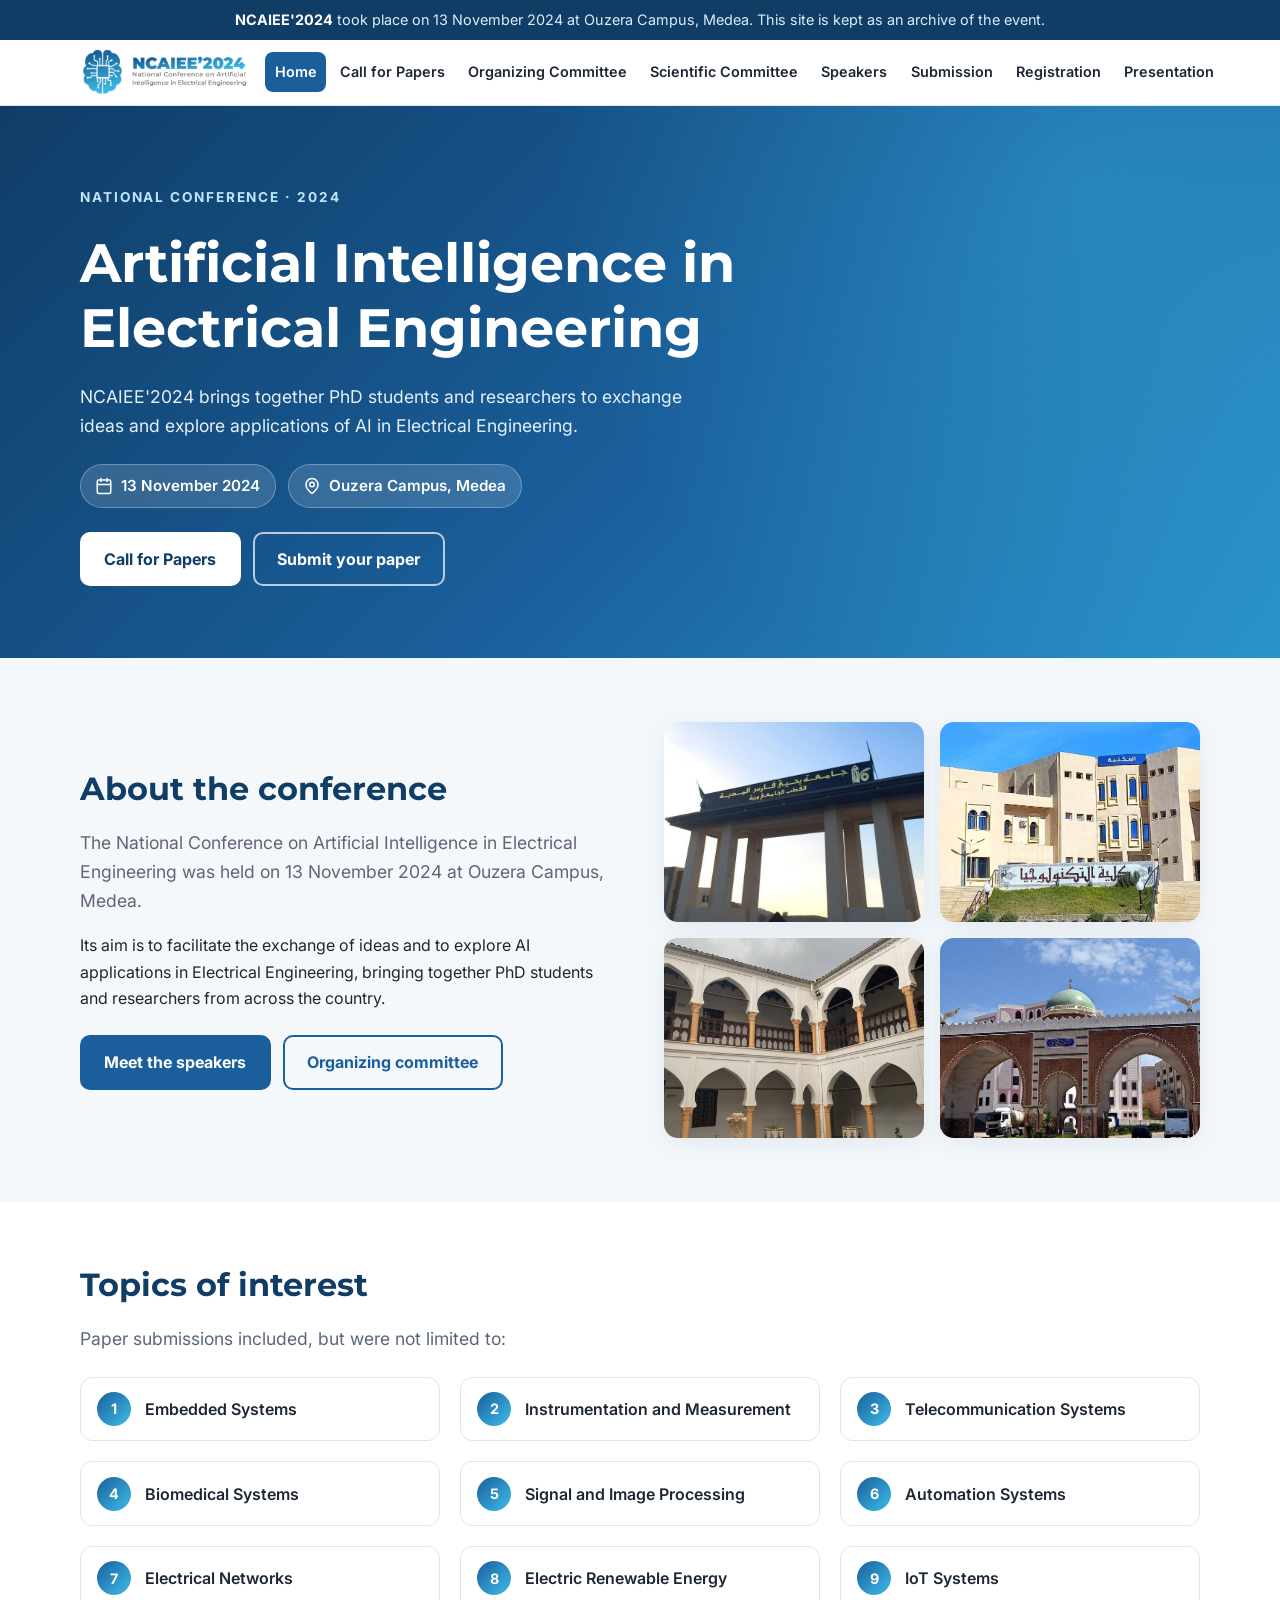
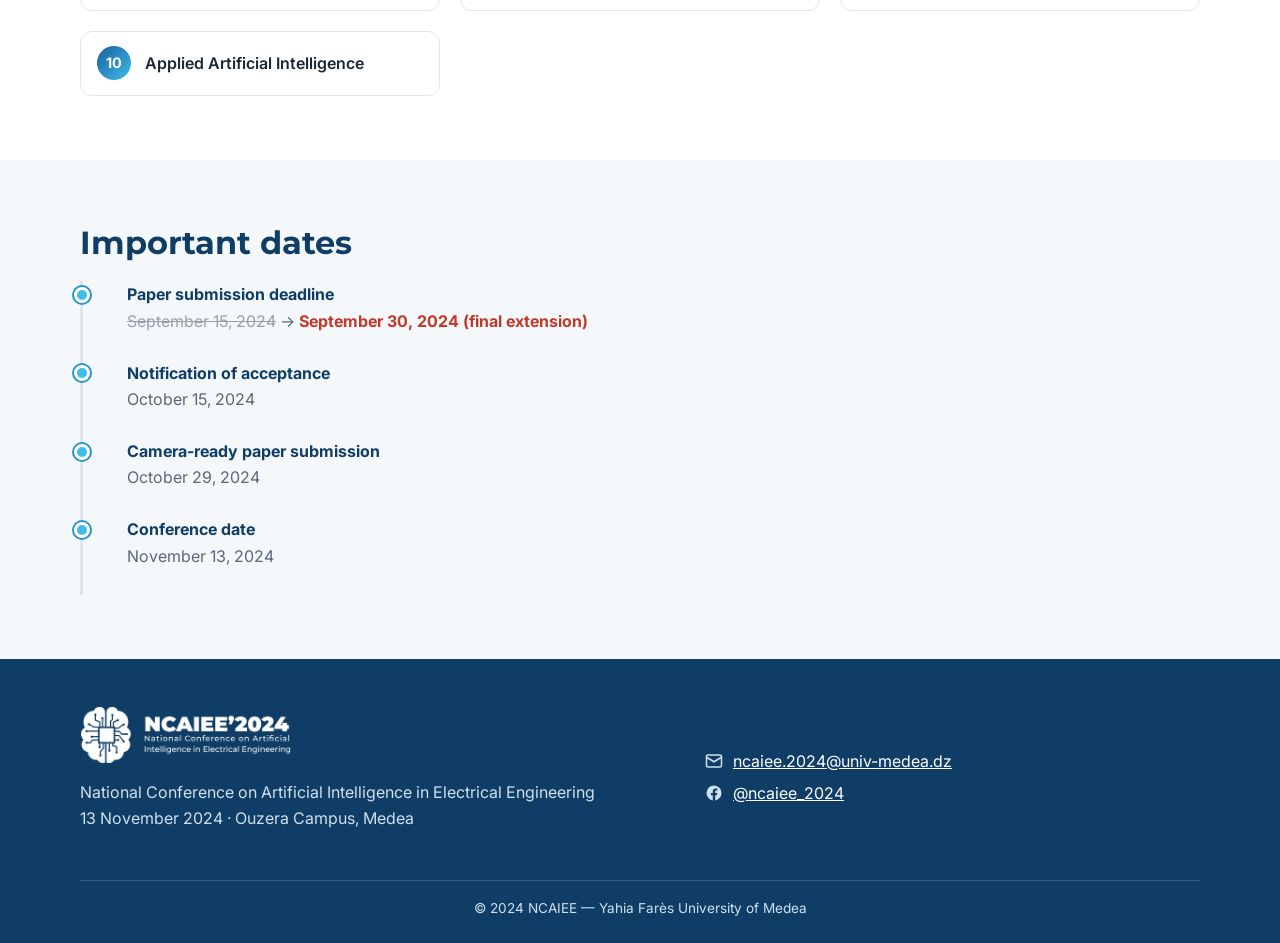
<file: index.html>
<!DOCTYPE html>
<html lang="en">
<head>
<meta charset="utf-8">
<meta name="viewport" content="width=device-width, initial-scale=1">
<title>Home | NCAIEE'2024</title>
<meta name="description" content="NCAIEE'2024 – National Conference on Artificial Intelligence in Electrical Engineering, 13 November 2024, Ouzera Campus, Medea.">
<meta property="og:title" content="Home | NCAIEE'2024">
<meta property="og:description" content="NCAIEE'2024 – National Conference on Artificial Intelligence in Electrical Engineering, 13 November 2024, Ouzera Campus, Medea.">
<meta property="og:image" content="images/logo.png">
<link rel="icon" type="image/png" href="images/favicon.png">
<link rel="preconnect" href="https://fonts.googleapis.com">
<link rel="preconnect" href="https://fonts.gstatic.com" crossorigin>
<link href="https://fonts.googleapis.com/css2?family=Inter:wght@400;600;700&family=Montserrat:wght@700;800&display=swap" rel="stylesheet">
<link rel="stylesheet" href="css/style.css">
<script src="js/main.js" defer></script>
</head>
<body>
<a class="skip" href="#main">Skip to content</a>
<!-- Remove this banner if the conference is still upcoming -->
<div class="notice"><strong>NCAIEE'2024</strong> took place on 13 November 2024 at Ouzera Campus, Medea. This site is kept as an archive of the event.</div>
<header class="site-header">
  <div class="container header-inner">
    <a class="brand" href="index.html" aria-label="NCAIEE'2024 home"><img src="images/logo.png" alt="NCAIEE'2024 – National Conference on Artificial Intelligence in Electrical Engineering"></a>
    <button class="nav-toggle" aria-label="Toggle menu" aria-expanded="false" aria-controls="site-nav"><span></span><span></span><span></span></button>
    <nav class="nav" id="site-nav" aria-label="Main"><ul><li><a href="index.html" aria-current="page">Home</a></li><li><a href="call-for-papers.html">Call for Papers</a></li><li><a href="organization.html">Organizing Committee</a></li><li><a href="scientific-committee.html">Scientific Committee</a></li><li><a href="speakers.html">Speakers</a></li><li><a href="submission.html">Submission</a></li><li><a href="registration.html">Registration</a></li><li><a href="presentation.html">Presentation</a></li></ul></nav>
  </div>
</header>
<main id="main">

<section class="hero"><div class="container">
  <div class="eyebrow">National Conference · 2024</div>
  <h1>Artificial Intelligence in Electrical Engineering</h1>
  <p>NCAIEE'2024 brings together PhD students and researchers to exchange ideas and explore applications of AI in Electrical Engineering.</p>
  <div class="chips">
    <span class="chip"><svg viewBox="0 0 24 24" fill="none" stroke="currentColor" stroke-width="2" stroke-linecap="round" stroke-linejoin="round"><rect x="3" y="4" width="18" height="18" rx="2"/><path d="M16 2v4M8 2v4M3 10h18"/></svg>13 November 2024</span>
    <span class="chip"><svg viewBox="0 0 24 24" fill="none" stroke="currentColor" stroke-width="2" stroke-linecap="round" stroke-linejoin="round"><path d="M20 10c0 6-8 12-8 12S4 16 4 10a8 8 0 0116 0z"/><circle cx="12" cy="10" r="3"/></svg>Ouzera Campus, Medea</span>
  </div>
  <div class="btns">
    <a class="btn btn-primary" href="call-for-papers.html">Call for Papers</a>
    <a class="btn btn-ghost" href="submission.html">Submit your paper</a>
  </div>
</div></section>

<section class="section"><div class="container">
  <div class="split">
    <div>
      <h2>About the conference</h2>
      <p class="lead">The National Conference on Artificial Intelligence in Electrical Engineering was held on 13 November 2024 at Ouzera Campus, Medea.</p>
      <p>Its aim is to facilitate the exchange of ideas and to explore AI applications in Electrical Engineering, bringing together PhD students and researchers from across the country.</p>
      <div class="btns"><a class="btn btn-solid" href="speakers.html">Meet the speakers</a><a class="btn btn-outline" href="organization.html">Organizing committee</a></div>
    </div>
    <div class="gallery" style="margin:0;grid-template-columns:1fr 1fr">
      <img src="images/campus-gate.jpg" alt="Entrance gate of Yahia Farès University, Ouzera campus" loading="lazy">
      <img src="images/campus-faculty.jpg" alt="Faculty of Technology building" loading="lazy">
      <img src="images/campus-courtyard.jpg" alt="Courtyard with arches" loading="lazy">
      <img src="images/campus-entrance.jpg" alt="Main entrance arch of Medea" loading="lazy">
    </div>
  </div>
</div></section>

<section class="section alt"><div class="container">
  <h2>Topics of interest</h2>
  <p class="lead">Paper submissions included, but were not limited to:</p>
  <div class="grid cols-2" style="margin-top:1.5rem"><div class="topic"><b>1</b>Embedded Systems</div><div class="topic"><b>2</b>Instrumentation and Measurement</div><div class="topic"><b>3</b>Telecommunication Systems</div><div class="topic"><b>4</b>Biomedical Systems</div><div class="topic"><b>5</b>Signal and Image Processing</div><div class="topic"><b>6</b>Automation Systems</div><div class="topic"><b>7</b>Electrical Networks</div><div class="topic"><b>8</b>Electric Renewable Energy</div><div class="topic"><b>9</b>IoT Systems</div><div class="topic"><b>10</b>Applied Artificial Intelligence</div></div>
</div></section>

<section class="section"><div class="container">
  <h2>Important dates</h2>
  <ul class="timeline">
    <li><div class="label">Paper submission deadline</div><div class="date"><s>September 15, 2024</s> &rarr; <span class="extended">September 30, 2024 (final extension)</span></div></li>
    <li><div class="label">Notification of acceptance</div><div class="date">October 15, 2024</div></li>
    <li><div class="label">Camera-ready paper submission</div><div class="date">October 29, 2024</div></li>
    <li><div class="label">Conference date</div><div class="date">November 13, 2024</div></li>
  </ul>
</div></section>

</main>
<footer class="site-footer">
  <div class="container">
    <div class="footer-grid">
      <div><img src="images/logo-white.png" alt="NCAIEE'2024"><p>National Conference on Artificial Intelligence in Electrical Engineering<br>13 November 2024 · Ouzera Campus, Medea</p></div>
      <ul>
        <li><svg viewBox="0 0 24 24" fill="none" stroke="currentColor" stroke-width="2" stroke-linecap="round" stroke-linejoin="round"><rect x="2" y="4" width="20" height="16" rx="2"/><path d="M22 7l-10 6L2 7"/></svg><a href="mailto:ncaiee.2024@univ-medea.dz">ncaiee.2024@univ-medea.dz</a></li>
        <li><svg viewBox="0 0 24 24" fill="currentColor"><path d="M22 12a10 10 0 10-11.6 9.9v-7H7.9V12h2.5V9.8c0-2.5 1.5-3.9 3.8-3.9 1.1 0 2.2.2 2.2.2v2.5h-1.3c-1.2 0-1.6.8-1.6 1.6V12h2.8l-.4 2.9h-2.3v7A10 10 0 0022 12z"/></svg><a href="https://www.facebook.com/profile.php?id=61564356677411" target="_blank" rel="noopener">@ncaiee_2024</a></li>
      </ul>
    </div>
    <div class="copy">&copy; 2024 NCAIEE — Yahia Farès University of Medea</div>
  </div>
</footer>
<a href="#" id="back-to-top" aria-label="Back to top"><svg viewBox="0 0 24 24" fill="none" stroke="currentColor" stroke-width="2.5" stroke-linecap="round" stroke-linejoin="round"><path d="M12 19V5M5 12l7-7 7 7"/></svg></a>
</body>
</html>
</file>
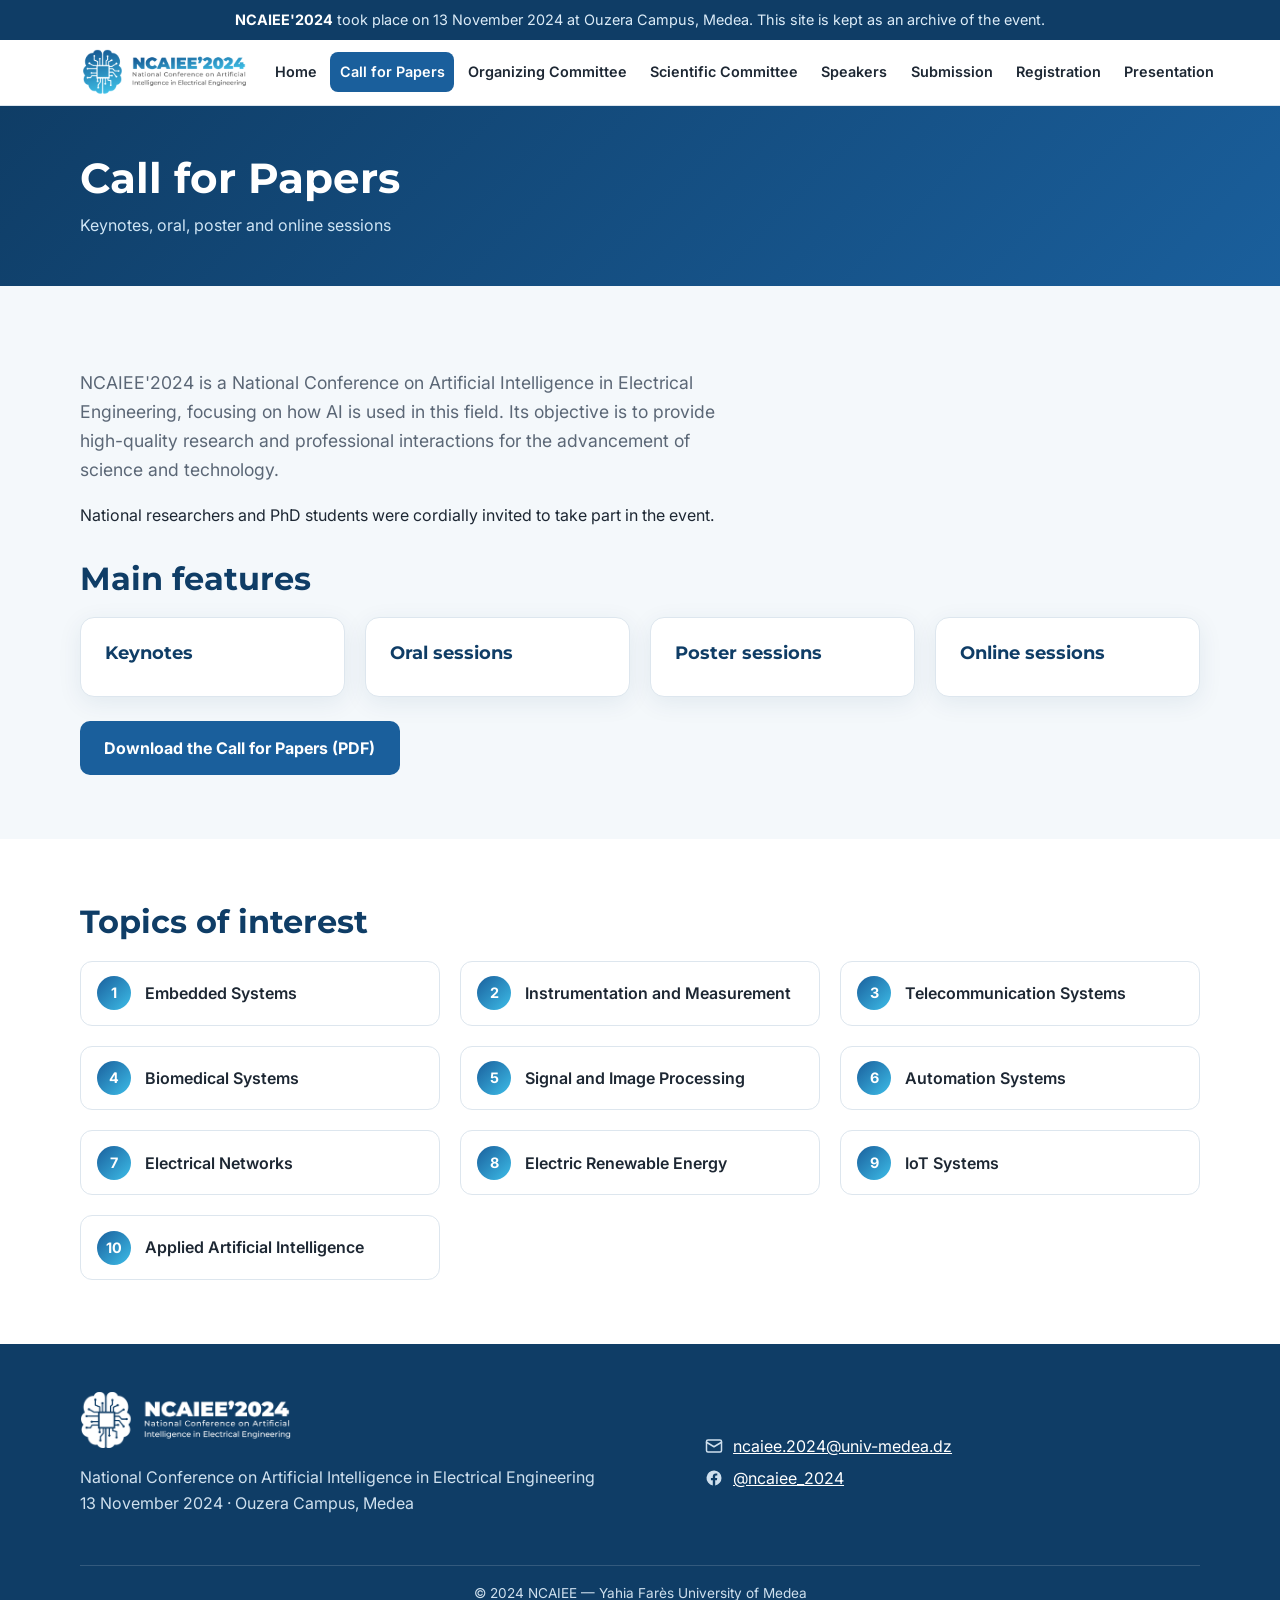
<file: call-for-papers.html>
<!DOCTYPE html>
<html lang="en">
<head>
<meta charset="utf-8">
<meta name="viewport" content="width=device-width, initial-scale=1">
<title>Call for Papers | NCAIEE'2024</title>
<meta name="description" content="Call for papers for NCAIEE'2024: topics, features and downloadable PDF.">
<meta property="og:title" content="Call for Papers | NCAIEE'2024">
<meta property="og:description" content="Call for papers for NCAIEE'2024: topics, features and downloadable PDF.">
<meta property="og:image" content="images/logo.png">
<link rel="icon" type="image/png" href="images/favicon.png">
<link rel="preconnect" href="https://fonts.googleapis.com">
<link rel="preconnect" href="https://fonts.gstatic.com" crossorigin>
<link href="https://fonts.googleapis.com/css2?family=Inter:wght@400;600;700&family=Montserrat:wght@700;800&display=swap" rel="stylesheet">
<link rel="stylesheet" href="css/style.css">
<script src="js/main.js" defer></script>
</head>
<body>
<a class="skip" href="#main">Skip to content</a>
<!-- Remove this banner if the conference is still upcoming -->
<div class="notice"><strong>NCAIEE'2024</strong> took place on 13 November 2024 at Ouzera Campus, Medea. This site is kept as an archive of the event.</div>
<header class="site-header">
  <div class="container header-inner">
    <a class="brand" href="index.html" aria-label="NCAIEE'2024 home"><img src="images/logo.png" alt="NCAIEE'2024 – National Conference on Artificial Intelligence in Electrical Engineering"></a>
    <button class="nav-toggle" aria-label="Toggle menu" aria-expanded="false" aria-controls="site-nav"><span></span><span></span><span></span></button>
    <nav class="nav" id="site-nav" aria-label="Main"><ul><li><a href="index.html">Home</a></li><li><a href="call-for-papers.html" aria-current="page">Call for Papers</a></li><li><a href="organization.html">Organizing Committee</a></li><li><a href="scientific-committee.html">Scientific Committee</a></li><li><a href="speakers.html">Speakers</a></li><li><a href="submission.html">Submission</a></li><li><a href="registration.html">Registration</a></li><li><a href="presentation.html">Presentation</a></li></ul></nav>
  </div>
</header>
<main id="main">
<section class="page-head"><div class="container"><h1>Call for Papers</h1><p>Keynotes, oral, poster and online sessions</p></div></section>
<section class="section"><div class="container">
  <p class="lead">NCAIEE'2024 is a National Conference on Artificial Intelligence in Electrical Engineering, focusing on how AI is used in this field. Its objective is to provide high-quality research and professional interactions for the advancement of science and technology.</p>
  <p>National researchers and PhD students were cordially invited to take part in the event.</p>
  <h2 style="margin-top:2rem">Main features</h2>
  <div class="grid cols-3"><div class="card"><h3>Keynotes</h3></div><div class="card"><h3>Oral sessions</h3></div><div class="card"><h3>Poster sessions</h3></div><div class="card"><h3>Online sessions</h3></div></div>
  <div class="btns"><a class="btn btn-solid" href="downloads/Call_For_Papers.pdf" download>Download the Call for Papers (PDF)</a></div>
</div></section>
<section class="section alt"><div class="container">
  <h2>Topics of interest</h2>
  <div class="grid cols-2" style="margin-top:1rem"><div class="topic"><b>1</b>Embedded Systems</div><div class="topic"><b>2</b>Instrumentation and Measurement</div><div class="topic"><b>3</b>Telecommunication Systems</div><div class="topic"><b>4</b>Biomedical Systems</div><div class="topic"><b>5</b>Signal and Image Processing</div><div class="topic"><b>6</b>Automation Systems</div><div class="topic"><b>7</b>Electrical Networks</div><div class="topic"><b>8</b>Electric Renewable Energy</div><div class="topic"><b>9</b>IoT Systems</div><div class="topic"><b>10</b>Applied Artificial Intelligence</div></div>
</div></section>

</main>
<footer class="site-footer">
  <div class="container">
    <div class="footer-grid">
      <div><img src="images/logo-white.png" alt="NCAIEE'2024"><p>National Conference on Artificial Intelligence in Electrical Engineering<br>13 November 2024 · Ouzera Campus, Medea</p></div>
      <ul>
        <li><svg viewBox="0 0 24 24" fill="none" stroke="currentColor" stroke-width="2" stroke-linecap="round" stroke-linejoin="round"><rect x="2" y="4" width="20" height="16" rx="2"/><path d="M22 7l-10 6L2 7"/></svg><a href="mailto:ncaiee.2024@univ-medea.dz">ncaiee.2024@univ-medea.dz</a></li>
        <li><svg viewBox="0 0 24 24" fill="currentColor"><path d="M22 12a10 10 0 10-11.6 9.9v-7H7.9V12h2.5V9.8c0-2.5 1.5-3.9 3.8-3.9 1.1 0 2.2.2 2.2.2v2.5h-1.3c-1.2 0-1.6.8-1.6 1.6V12h2.8l-.4 2.9h-2.3v7A10 10 0 0022 12z"/></svg><a href="https://www.facebook.com/profile.php?id=61564356677411" target="_blank" rel="noopener">@ncaiee_2024</a></li>
      </ul>
    </div>
    <div class="copy">&copy; 2024 NCAIEE — Yahia Farès University of Medea</div>
  </div>
</footer>
<a href="#" id="back-to-top" aria-label="Back to top"><svg viewBox="0 0 24 24" fill="none" stroke="currentColor" stroke-width="2.5" stroke-linecap="round" stroke-linejoin="round"><path d="M12 19V5M5 12l7-7 7 7"/></svg></a>
</body>
</html>
</file>
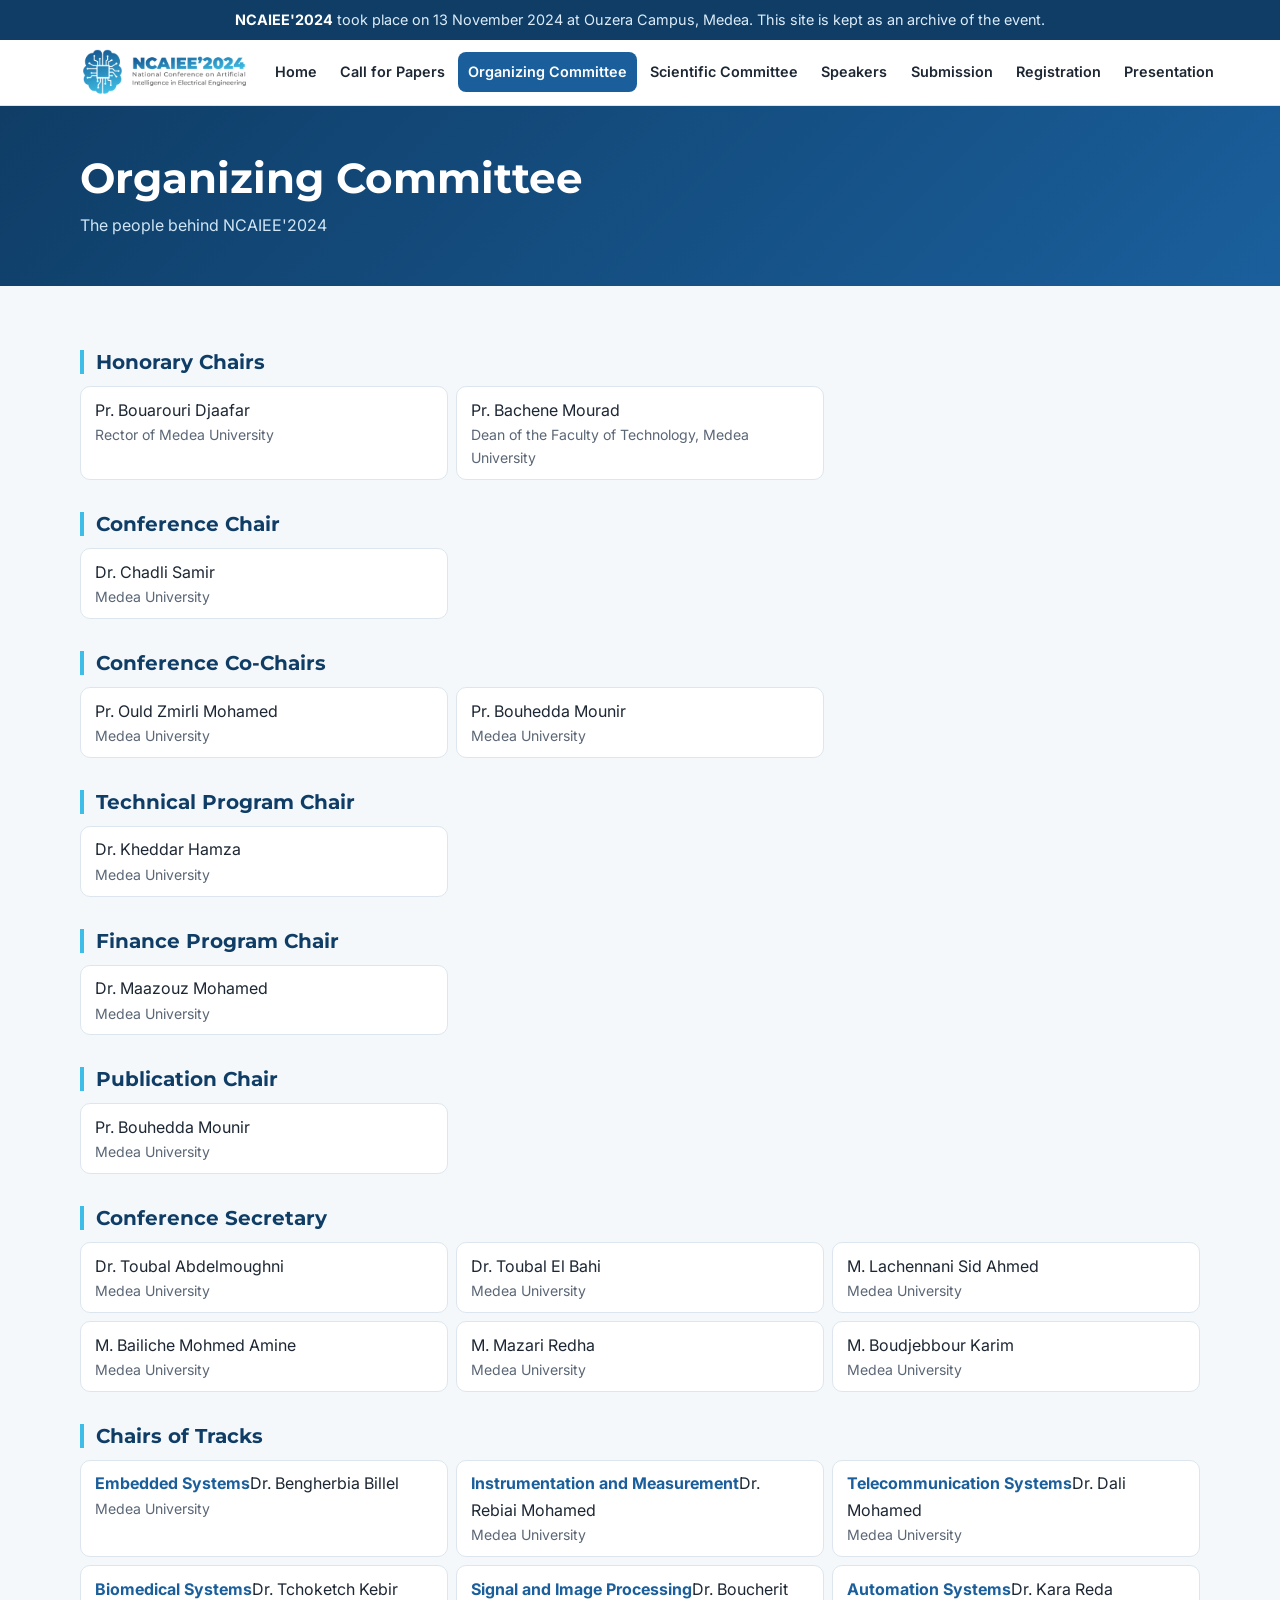
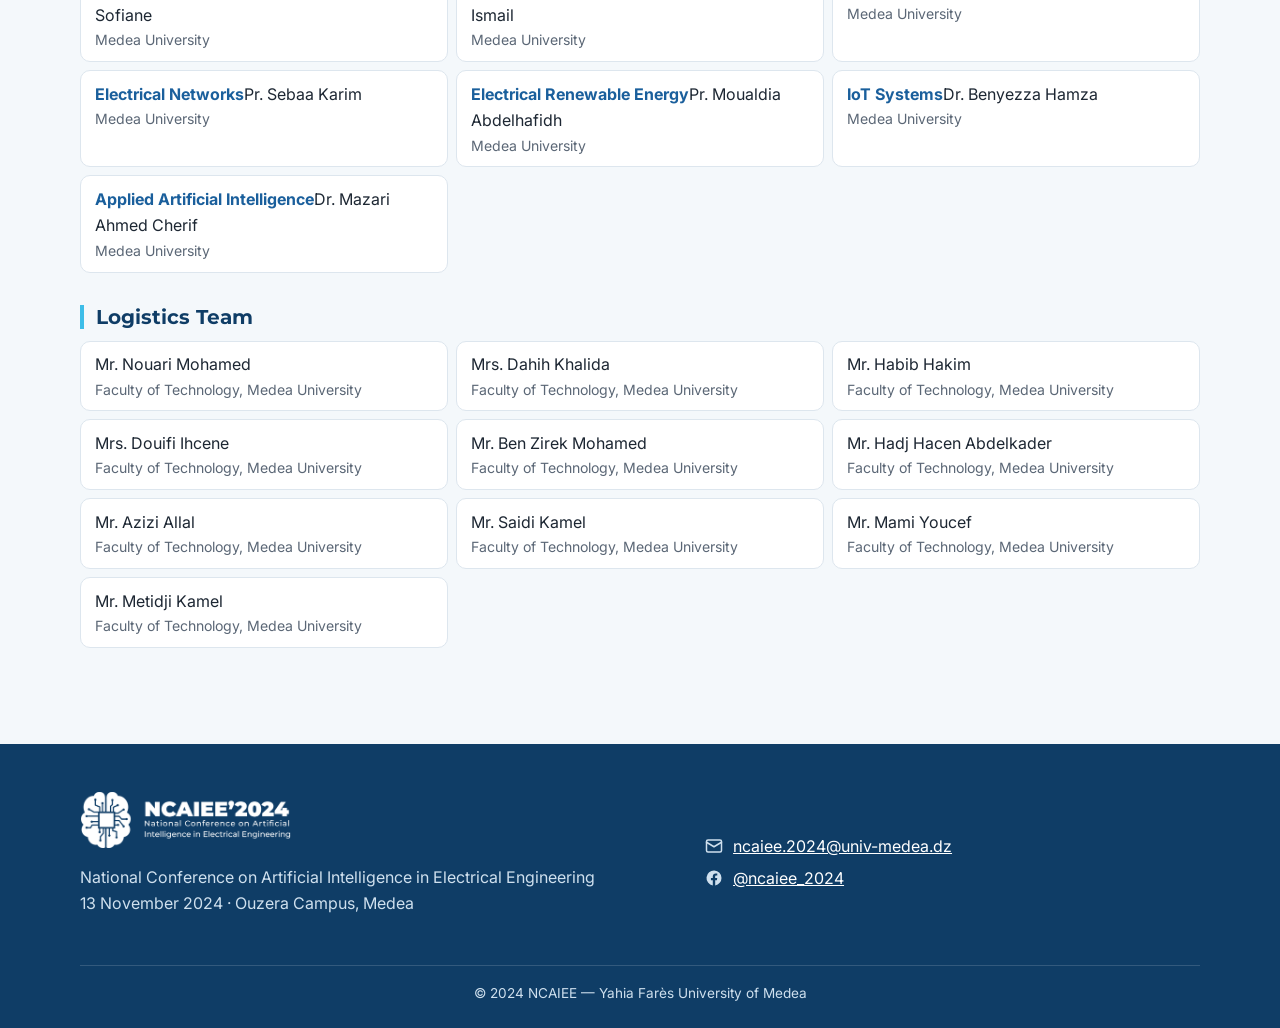
<file: organization.html>
<!DOCTYPE html>
<html lang="en">
<head>
<meta charset="utf-8">
<meta name="viewport" content="width=device-width, initial-scale=1">
<title>Organizing Committee | NCAIEE'2024</title>
<meta name="description" content="Organizing committee of NCAIEE'2024: chairs, track chairs, secretaries and logistics team.">
<meta property="og:title" content="Organizing Committee | NCAIEE'2024">
<meta property="og:description" content="Organizing committee of NCAIEE'2024: chairs, track chairs, secretaries and logistics team.">
<meta property="og:image" content="images/logo.png">
<link rel="icon" type="image/png" href="images/favicon.png">
<link rel="preconnect" href="https://fonts.googleapis.com">
<link rel="preconnect" href="https://fonts.gstatic.com" crossorigin>
<link href="https://fonts.googleapis.com/css2?family=Inter:wght@400;600;700&family=Montserrat:wght@700;800&display=swap" rel="stylesheet">
<link rel="stylesheet" href="css/style.css">
<script src="js/main.js" defer></script>
</head>
<body>
<a class="skip" href="#main">Skip to content</a>
<!-- Remove this banner if the conference is still upcoming -->
<div class="notice"><strong>NCAIEE'2024</strong> took place on 13 November 2024 at Ouzera Campus, Medea. This site is kept as an archive of the event.</div>
<header class="site-header">
  <div class="container header-inner">
    <a class="brand" href="index.html" aria-label="NCAIEE'2024 home"><img src="images/logo.png" alt="NCAIEE'2024 – National Conference on Artificial Intelligence in Electrical Engineering"></a>
    <button class="nav-toggle" aria-label="Toggle menu" aria-expanded="false" aria-controls="site-nav"><span></span><span></span><span></span></button>
    <nav class="nav" id="site-nav" aria-label="Main"><ul><li><a href="index.html">Home</a></li><li><a href="call-for-papers.html">Call for Papers</a></li><li><a href="organization.html" aria-current="page">Organizing Committee</a></li><li><a href="scientific-committee.html">Scientific Committee</a></li><li><a href="speakers.html">Speakers</a></li><li><a href="submission.html">Submission</a></li><li><a href="registration.html">Registration</a></li><li><a href="presentation.html">Presentation</a></li></ul></nav>
  </div>
</header>
<main id="main">
<section class="page-head"><div class="container"><h1>Organizing Committee</h1><p>The people behind NCAIEE'2024</p></div></section><section class="section"><div class="container"><div class="role"><h2>Honorary Chairs</h2><ul class="people"><li>Pr. Bouarouri Djaafar<span class="aff">Rector of Medea University</span></li><li>Pr. Bachene Mourad<span class="aff">Dean of the Faculty of Technology, Medea University</span></li></ul></div><div class="role"><h2>Conference Chair</h2><ul class="people"><li>Dr. Chadli Samir<span class="aff">Medea University</span></li></ul></div><div class="role"><h2>Conference Co-Chairs</h2><ul class="people"><li>Pr. Ould Zmirli Mohamed<span class="aff">Medea University</span></li><li>Pr. Bouhedda Mounir<span class="aff">Medea University</span></li></ul></div><div class="role"><h2>Technical Program Chair</h2><ul class="people"><li>Dr. Kheddar Hamza<span class="aff">Medea University</span></li></ul></div><div class="role"><h2>Finance Program Chair</h2><ul class="people"><li>Dr. Maazouz Mohamed<span class="aff">Medea University</span></li></ul></div><div class="role"><h2>Publication Chair</h2><ul class="people"><li>Pr. Bouhedda Mounir<span class="aff">Medea University</span></li></ul></div><div class="role"><h2>Conference Secretary</h2><ul class="people"><li>Dr. Toubal Abdelmoughni<span class="aff">Medea University</span></li><li>Dr. Toubal El Bahi<span class="aff">Medea University</span></li><li>M. Lachennani Sid Ahmed<span class="aff">Medea University</span></li><li>M. Bailiche Mohmed Amine<span class="aff">Medea University</span></li><li>M. Mazari Redha<span class="aff">Medea University</span></li><li>M. Boudjebbour Karim<span class="aff">Medea University</span></li></ul></div><div class="role"><h2>Chairs of Tracks</h2><ul class="people"><li><span class="track-name">Embedded Systems</span>Dr. Bengherbia Billel<span class="aff">Medea University</span></li><li><span class="track-name">Instrumentation and Measurement</span>Dr. Rebiai Mohamed<span class="aff">Medea University</span></li><li><span class="track-name">Telecommunication Systems</span>Dr. Dali Mohamed<span class="aff">Medea University</span></li><li><span class="track-name">Biomedical Systems</span>Dr. Tchoketch Kebir Sofiane<span class="aff">Medea University</span></li><li><span class="track-name">Signal and Image Processing</span>Dr. Boucherit Ismail<span class="aff">Medea University</span></li><li><span class="track-name">Automation Systems</span>Dr. Kara Reda<span class="aff">Medea University</span></li><li><span class="track-name">Electrical Networks</span>Pr. Sebaa Karim<span class="aff">Medea University</span></li><li><span class="track-name">Electrical Renewable Energy</span>Pr. Moualdia Abdelhafidh<span class="aff">Medea University</span></li><li><span class="track-name">IoT Systems</span>Dr. Benyezza Hamza<span class="aff">Medea University</span></li><li><span class="track-name">Applied Artificial Intelligence</span>Dr. Mazari Ahmed Cherif<span class="aff">Medea University</span></li></ul></div><div class="role"><h2>Logistics Team</h2><ul class="people"><li>Mr. Nouari Mohamed<span class="aff">Faculty of Technology, Medea University</span></li><li>Mrs. Dahih Khalida<span class="aff">Faculty of Technology, Medea University</span></li><li>Mr. Habib Hakim<span class="aff">Faculty of Technology, Medea University</span></li><li>Mrs. Douifi Ihcene<span class="aff">Faculty of Technology, Medea University</span></li><li>Mr. Ben Zirek Mohamed<span class="aff">Faculty of Technology, Medea University</span></li><li>Mr. Hadj Hacen Abdelkader<span class="aff">Faculty of Technology, Medea University</span></li><li>Mr. Azizi Allal<span class="aff">Faculty of Technology, Medea University</span></li><li>Mr. Saidi Kamel<span class="aff">Faculty of Technology, Medea University</span></li><li>Mr. Mami Youcef<span class="aff">Faculty of Technology, Medea University</span></li><li>Mr. Metidji Kamel<span class="aff">Faculty of Technology, Medea University</span></li></ul></div></div></section>
</main>
<footer class="site-footer">
  <div class="container">
    <div class="footer-grid">
      <div><img src="images/logo-white.png" alt="NCAIEE'2024"><p>National Conference on Artificial Intelligence in Electrical Engineering<br>13 November 2024 · Ouzera Campus, Medea</p></div>
      <ul>
        <li><svg viewBox="0 0 24 24" fill="none" stroke="currentColor" stroke-width="2" stroke-linecap="round" stroke-linejoin="round"><rect x="2" y="4" width="20" height="16" rx="2"/><path d="M22 7l-10 6L2 7"/></svg><a href="mailto:ncaiee.2024@univ-medea.dz">ncaiee.2024@univ-medea.dz</a></li>
        <li><svg viewBox="0 0 24 24" fill="currentColor"><path d="M22 12a10 10 0 10-11.6 9.9v-7H7.9V12h2.5V9.8c0-2.5 1.5-3.9 3.8-3.9 1.1 0 2.2.2 2.2.2v2.5h-1.3c-1.2 0-1.6.8-1.6 1.6V12h2.8l-.4 2.9h-2.3v7A10 10 0 0022 12z"/></svg><a href="https://www.facebook.com/profile.php?id=61564356677411" target="_blank" rel="noopener">@ncaiee_2024</a></li>
      </ul>
    </div>
    <div class="copy">&copy; 2024 NCAIEE — Yahia Farès University of Medea</div>
  </div>
</footer>
<a href="#" id="back-to-top" aria-label="Back to top"><svg viewBox="0 0 24 24" fill="none" stroke="currentColor" stroke-width="2.5" stroke-linecap="round" stroke-linejoin="round"><path d="M12 19V5M5 12l7-7 7 7"/></svg></a>
</body>
</html>
</file>
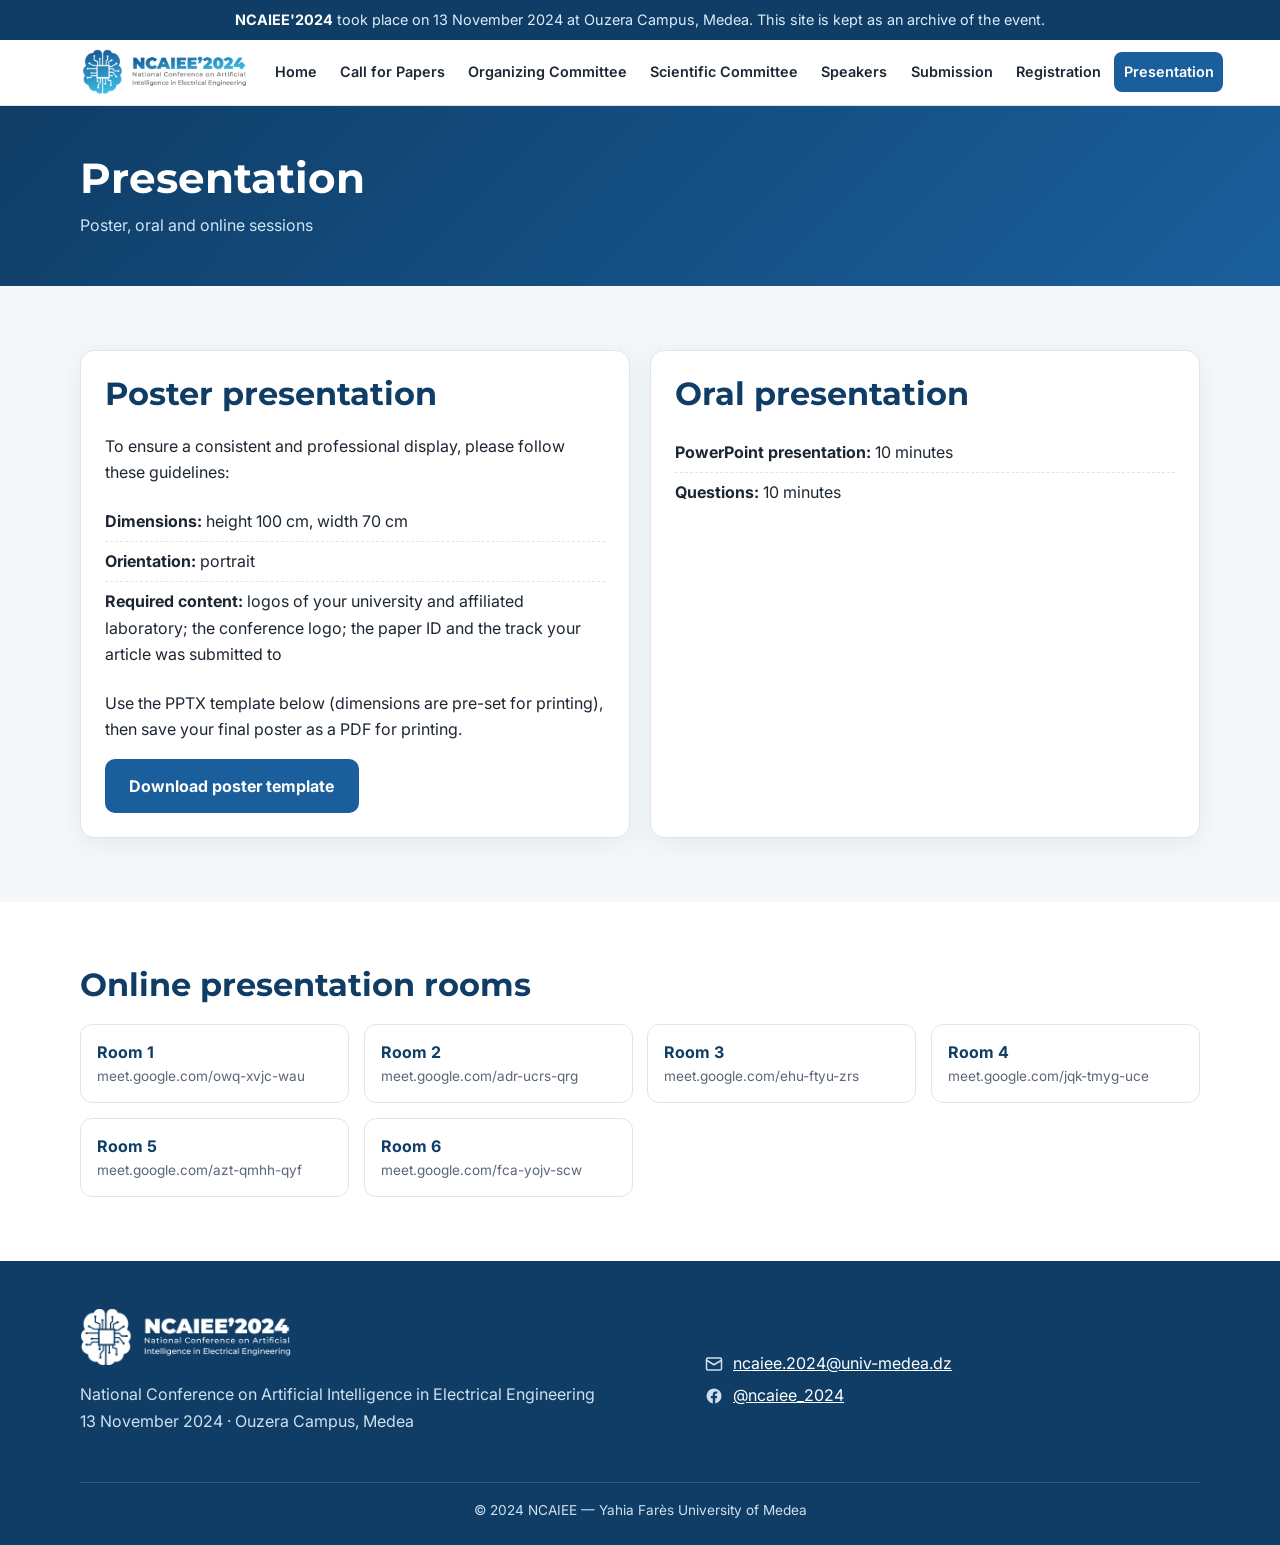
<file: presentation.html>
<!DOCTYPE html>
<html lang="en">
<head>
<meta charset="utf-8">
<meta name="viewport" content="width=device-width, initial-scale=1">
<title>Presentation | NCAIEE'2024</title>
<meta name="description" content="Poster, oral and online presentation guidelines for NCAIEE'2024.">
<meta property="og:title" content="Presentation | NCAIEE'2024">
<meta property="og:description" content="Poster, oral and online presentation guidelines for NCAIEE'2024.">
<meta property="og:image" content="images/logo.png">
<link rel="icon" type="image/png" href="images/favicon.png">
<link rel="preconnect" href="https://fonts.googleapis.com">
<link rel="preconnect" href="https://fonts.gstatic.com" crossorigin>
<link href="https://fonts.googleapis.com/css2?family=Inter:wght@400;600;700&family=Montserrat:wght@700;800&display=swap" rel="stylesheet">
<link rel="stylesheet" href="css/style.css">
<script src="js/main.js" defer></script>
</head>
<body>
<a class="skip" href="#main">Skip to content</a>
<!-- Remove this banner if the conference is still upcoming -->
<div class="notice"><strong>NCAIEE'2024</strong> took place on 13 November 2024 at Ouzera Campus, Medea. This site is kept as an archive of the event.</div>
<header class="site-header">
  <div class="container header-inner">
    <a class="brand" href="index.html" aria-label="NCAIEE'2024 home"><img src="images/logo.png" alt="NCAIEE'2024 – National Conference on Artificial Intelligence in Electrical Engineering"></a>
    <button class="nav-toggle" aria-label="Toggle menu" aria-expanded="false" aria-controls="site-nav"><span></span><span></span><span></span></button>
    <nav class="nav" id="site-nav" aria-label="Main"><ul><li><a href="index.html">Home</a></li><li><a href="call-for-papers.html">Call for Papers</a></li><li><a href="organization.html">Organizing Committee</a></li><li><a href="scientific-committee.html">Scientific Committee</a></li><li><a href="speakers.html">Speakers</a></li><li><a href="submission.html">Submission</a></li><li><a href="registration.html">Registration</a></li><li><a href="presentation.html" aria-current="page">Presentation</a></li></ul></nav>
  </div>
</header>
<main id="main">
<section class="page-head"><div class="container"><h1>Presentation</h1><p>Poster, oral and online sessions</p></div></section>
<section class="section"><div class="container">
  <div class="grid cols-2">
    <div class="card"><h2>Poster presentation</h2>
      <p>To ensure a consistent and professional display, please follow these guidelines:</p>
      <ul class="kv">
        <li><strong>Dimensions:</strong> height 100 cm, width 70 cm</li>
        <li><strong>Orientation:</strong> portrait</li>
        <li><strong>Required content:</strong> logos of your university and affiliated laboratory; the conference logo; the paper ID and the track your article was submitted to</li>
      </ul>
      <p>Use the PPTX template below (dimensions are pre-set for printing), then save your final poster as a PDF for printing.</p>
      <a class="btn btn-solid" href="downloads/Template_Poster_NCAIEE2024.pptx" download>Download poster template</a>
    </div>
    <div class="card"><h2>Oral presentation</h2>
      <ul class="kv"><li><strong>PowerPoint presentation:</strong> 10 minutes</li><li><strong>Questions:</strong> 10 minutes</li></ul>
    </div>
  </div>
</div></section>
<section class="section alt"><div class="container">
  <h2>Online presentation rooms</h2>
  <div class="rooms"><a class="room" href="https://meet.google.com/owq-xvjc-wau" target="_blank" rel="noopener"><strong>Room 1</strong><span>meet.google.com/owq-xvjc-wau</span></a><a class="room" href="https://meet.google.com/adr-ucrs-qrg" target="_blank" rel="noopener"><strong>Room 2</strong><span>meet.google.com/adr-ucrs-qrg</span></a><a class="room" href="https://meet.google.com/ehu-ftyu-zrs" target="_blank" rel="noopener"><strong>Room 3</strong><span>meet.google.com/ehu-ftyu-zrs</span></a><a class="room" href="https://meet.google.com/jqk-tmyg-uce" target="_blank" rel="noopener"><strong>Room 4</strong><span>meet.google.com/jqk-tmyg-uce</span></a><a class="room" href="https://meet.google.com/azt-qmhh-qyf" target="_blank" rel="noopener"><strong>Room 5</strong><span>meet.google.com/azt-qmhh-qyf</span></a><a class="room" href="https://meet.google.com/fca-yojv-scw" target="_blank" rel="noopener"><strong>Room 6</strong><span>meet.google.com/fca-yojv-scw</span></a></div>
</div></section>

</main>
<footer class="site-footer">
  <div class="container">
    <div class="footer-grid">
      <div><img src="images/logo-white.png" alt="NCAIEE'2024"><p>National Conference on Artificial Intelligence in Electrical Engineering<br>13 November 2024 · Ouzera Campus, Medea</p></div>
      <ul>
        <li><svg viewBox="0 0 24 24" fill="none" stroke="currentColor" stroke-width="2" stroke-linecap="round" stroke-linejoin="round"><rect x="2" y="4" width="20" height="16" rx="2"/><path d="M22 7l-10 6L2 7"/></svg><a href="mailto:ncaiee.2024@univ-medea.dz">ncaiee.2024@univ-medea.dz</a></li>
        <li><svg viewBox="0 0 24 24" fill="currentColor"><path d="M22 12a10 10 0 10-11.6 9.9v-7H7.9V12h2.5V9.8c0-2.5 1.5-3.9 3.8-3.9 1.1 0 2.2.2 2.2.2v2.5h-1.3c-1.2 0-1.6.8-1.6 1.6V12h2.8l-.4 2.9h-2.3v7A10 10 0 0022 12z"/></svg><a href="https://www.facebook.com/profile.php?id=61564356677411" target="_blank" rel="noopener">@ncaiee_2024</a></li>
      </ul>
    </div>
    <div class="copy">&copy; 2024 NCAIEE — Yahia Farès University of Medea</div>
  </div>
</footer>
<a href="#" id="back-to-top" aria-label="Back to top"><svg viewBox="0 0 24 24" fill="none" stroke="currentColor" stroke-width="2.5" stroke-linecap="round" stroke-linejoin="round"><path d="M12 19V5M5 12l7-7 7 7"/></svg></a>
</body>
</html>
</file>
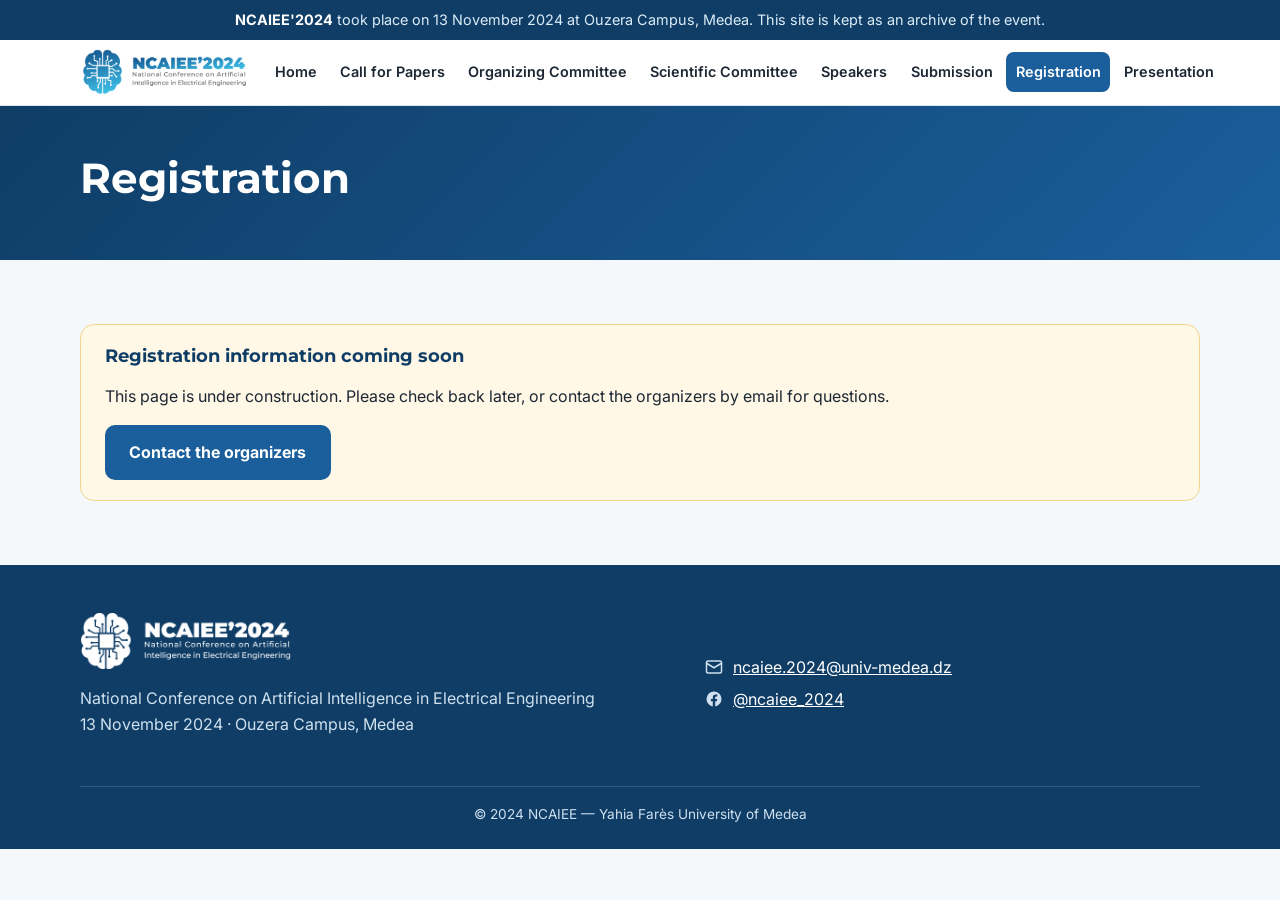
<file: registration.html>
<!DOCTYPE html>
<html lang="en">
<head>
<meta charset="utf-8">
<meta name="viewport" content="width=device-width, initial-scale=1">
<title>Registration | NCAIEE'2024</title>
<meta name="description" content="Registration for NCAIEE'2024.">
<meta property="og:title" content="Registration | NCAIEE'2024">
<meta property="og:description" content="Registration for NCAIEE'2024.">
<meta property="og:image" content="images/logo.png">
<link rel="icon" type="image/png" href="images/favicon.png">
<link rel="preconnect" href="https://fonts.googleapis.com">
<link rel="preconnect" href="https://fonts.gstatic.com" crossorigin>
<link href="https://fonts.googleapis.com/css2?family=Inter:wght@400;600;700&family=Montserrat:wght@700;800&display=swap" rel="stylesheet">
<link rel="stylesheet" href="css/style.css">
<script src="js/main.js" defer></script>
</head>
<body>
<a class="skip" href="#main">Skip to content</a>
<!-- Remove this banner if the conference is still upcoming -->
<div class="notice"><strong>NCAIEE'2024</strong> took place on 13 November 2024 at Ouzera Campus, Medea. This site is kept as an archive of the event.</div>
<header class="site-header">
  <div class="container header-inner">
    <a class="brand" href="index.html" aria-label="NCAIEE'2024 home"><img src="images/logo.png" alt="NCAIEE'2024 – National Conference on Artificial Intelligence in Electrical Engineering"></a>
    <button class="nav-toggle" aria-label="Toggle menu" aria-expanded="false" aria-controls="site-nav"><span></span><span></span><span></span></button>
    <nav class="nav" id="site-nav" aria-label="Main"><ul><li><a href="index.html">Home</a></li><li><a href="call-for-papers.html">Call for Papers</a></li><li><a href="organization.html">Organizing Committee</a></li><li><a href="scientific-committee.html">Scientific Committee</a></li><li><a href="speakers.html">Speakers</a></li><li><a href="submission.html">Submission</a></li><li><a href="registration.html" aria-current="page">Registration</a></li><li><a href="presentation.html">Presentation</a></li></ul></nav>
  </div>
</header>
<main id="main">
<section class="page-head"><div class="container"><h1>Registration</h1><p></p></div></section>
<section class="section"><div class="container">
  <div class="note"><h3>Registration information coming soon</h3><p>This page is under construction. Please check back later, or contact the organizers by email for questions.</p>
  <a class="btn btn-solid" href="mailto:ncaiee.2024@univ-medea.dz">Contact the organizers</a></div>
</div></section>

</main>
<footer class="site-footer">
  <div class="container">
    <div class="footer-grid">
      <div><img src="images/logo-white.png" alt="NCAIEE'2024"><p>National Conference on Artificial Intelligence in Electrical Engineering<br>13 November 2024 · Ouzera Campus, Medea</p></div>
      <ul>
        <li><svg viewBox="0 0 24 24" fill="none" stroke="currentColor" stroke-width="2" stroke-linecap="round" stroke-linejoin="round"><rect x="2" y="4" width="20" height="16" rx="2"/><path d="M22 7l-10 6L2 7"/></svg><a href="mailto:ncaiee.2024@univ-medea.dz">ncaiee.2024@univ-medea.dz</a></li>
        <li><svg viewBox="0 0 24 24" fill="currentColor"><path d="M22 12a10 10 0 10-11.6 9.9v-7H7.9V12h2.5V9.8c0-2.5 1.5-3.9 3.8-3.9 1.1 0 2.2.2 2.2.2v2.5h-1.3c-1.2 0-1.6.8-1.6 1.6V12h2.8l-.4 2.9h-2.3v7A10 10 0 0022 12z"/></svg><a href="https://www.facebook.com/profile.php?id=61564356677411" target="_blank" rel="noopener">@ncaiee_2024</a></li>
      </ul>
    </div>
    <div class="copy">&copy; 2024 NCAIEE — Yahia Farès University of Medea</div>
  </div>
</footer>
<a href="#" id="back-to-top" aria-label="Back to top"><svg viewBox="0 0 24 24" fill="none" stroke="currentColor" stroke-width="2.5" stroke-linecap="round" stroke-linejoin="round"><path d="M12 19V5M5 12l7-7 7 7"/></svg></a>
</body>
</html>
</file>
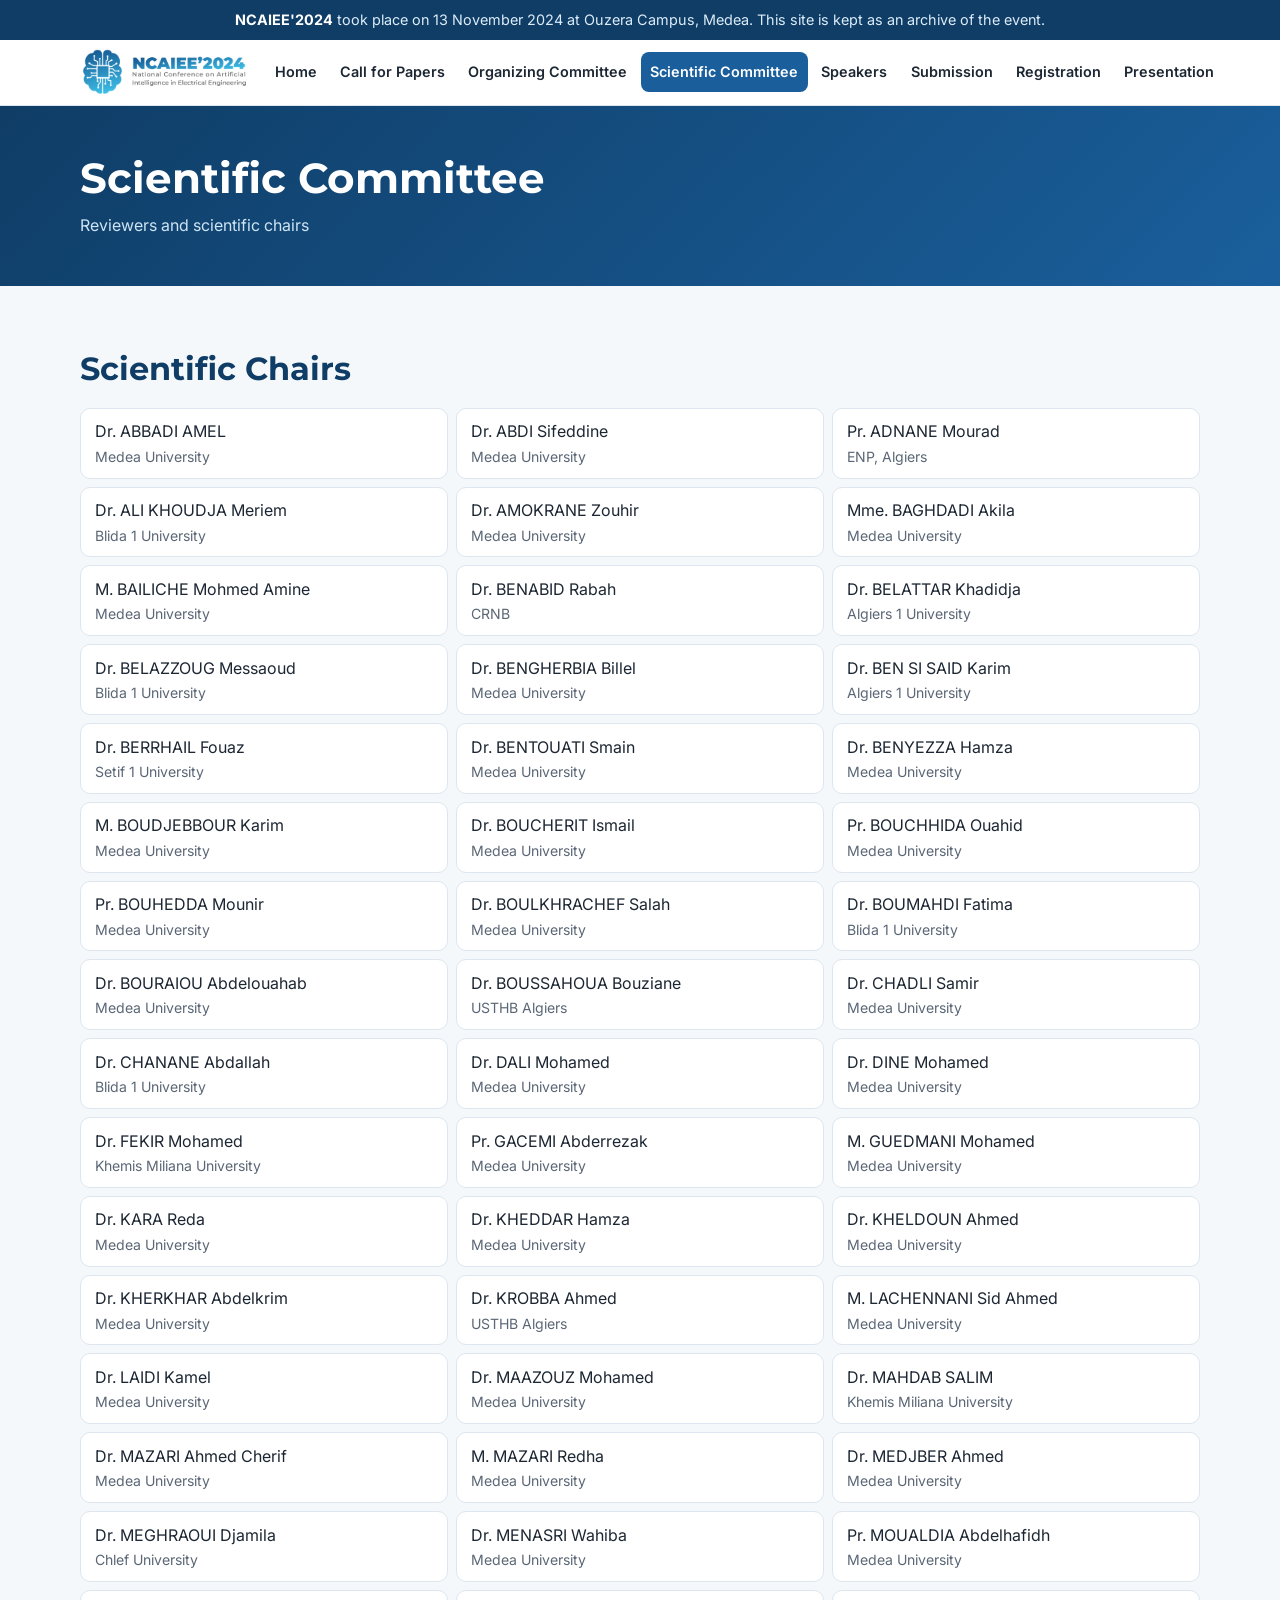
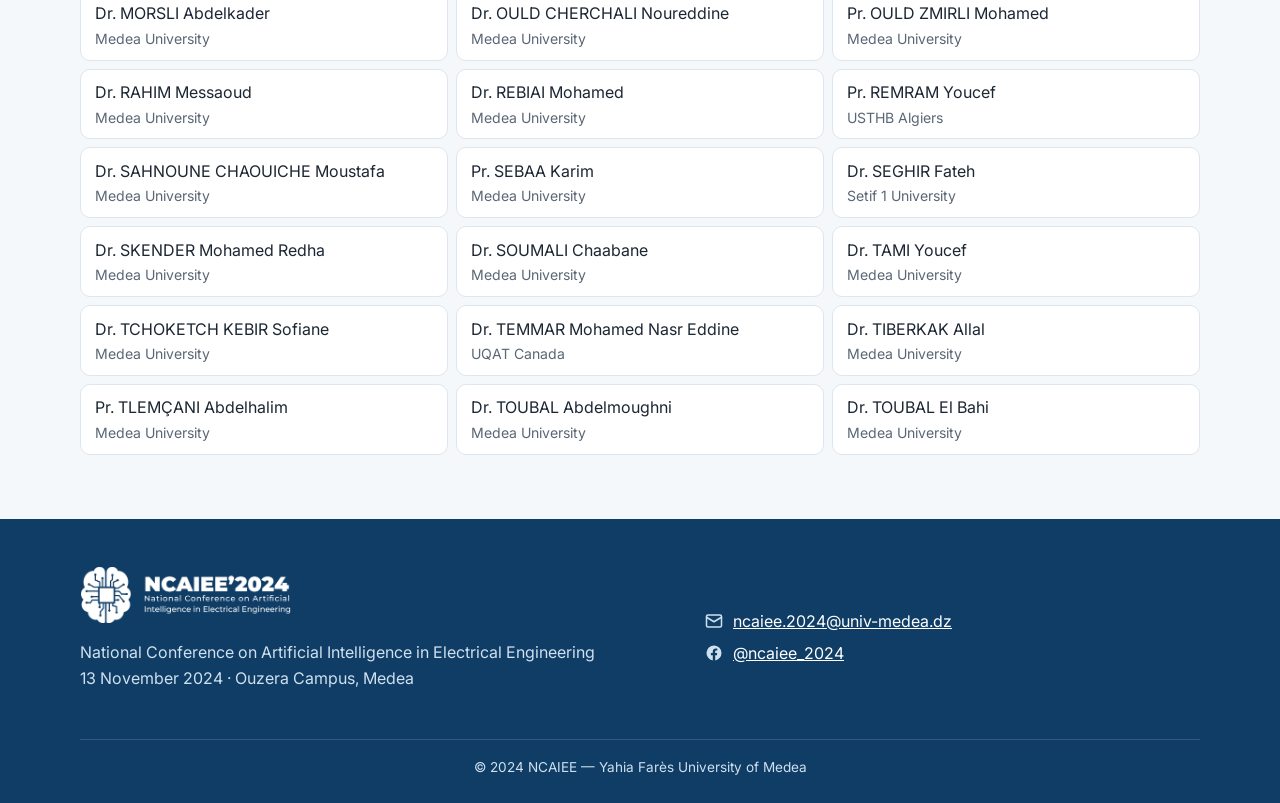
<file: scientific-committee.html>
<!DOCTYPE html>
<html lang="en">
<head>
<meta charset="utf-8">
<meta name="viewport" content="width=device-width, initial-scale=1">
<title>Scientific Committee | NCAIEE'2024</title>
<meta name="description" content="Scientific committee of NCAIEE'2024.">
<meta property="og:title" content="Scientific Committee | NCAIEE'2024">
<meta property="og:description" content="Scientific committee of NCAIEE'2024.">
<meta property="og:image" content="images/logo.png">
<link rel="icon" type="image/png" href="images/favicon.png">
<link rel="preconnect" href="https://fonts.googleapis.com">
<link rel="preconnect" href="https://fonts.gstatic.com" crossorigin>
<link href="https://fonts.googleapis.com/css2?family=Inter:wght@400;600;700&family=Montserrat:wght@700;800&display=swap" rel="stylesheet">
<link rel="stylesheet" href="css/style.css">
<script src="js/main.js" defer></script>
</head>
<body>
<a class="skip" href="#main">Skip to content</a>
<!-- Remove this banner if the conference is still upcoming -->
<div class="notice"><strong>NCAIEE'2024</strong> took place on 13 November 2024 at Ouzera Campus, Medea. This site is kept as an archive of the event.</div>
<header class="site-header">
  <div class="container header-inner">
    <a class="brand" href="index.html" aria-label="NCAIEE'2024 home"><img src="images/logo.png" alt="NCAIEE'2024 – National Conference on Artificial Intelligence in Electrical Engineering"></a>
    <button class="nav-toggle" aria-label="Toggle menu" aria-expanded="false" aria-controls="site-nav"><span></span><span></span><span></span></button>
    <nav class="nav" id="site-nav" aria-label="Main"><ul><li><a href="index.html">Home</a></li><li><a href="call-for-papers.html">Call for Papers</a></li><li><a href="organization.html">Organizing Committee</a></li><li><a href="scientific-committee.html" aria-current="page">Scientific Committee</a></li><li><a href="speakers.html">Speakers</a></li><li><a href="submission.html">Submission</a></li><li><a href="registration.html">Registration</a></li><li><a href="presentation.html">Presentation</a></li></ul></nav>
  </div>
</header>
<main id="main">
<section class="page-head"><div class="container"><h1>Scientific Committee</h1><p>Reviewers and scientific chairs</p></div></section><section class="section"><div class="container"><h2>Scientific Chairs</h2><ul class="people"><li>Dr. ABBADI AMEL<span class="aff">Medea University</span></li><li>Dr. ABDI Sifeddine<span class="aff">Medea University</span></li><li>Pr. ADNANE Mourad<span class="aff">ENP, Algiers</span></li><li>Dr. ALI KHOUDJA Meriem<span class="aff">Blida 1 University</span></li><li>Dr. AMOKRANE Zouhir<span class="aff">Medea University</span></li><li>Mme. BAGHDADI Akila<span class="aff">Medea University</span></li><li>M. BAILICHE Mohmed Amine<span class="aff">Medea University</span></li><li>Dr. BENABID Rabah<span class="aff">CRNB</span></li><li>Dr. BELATTAR Khadidja<span class="aff">Algiers 1 University</span></li><li>Dr. BELAZZOUG Messaoud<span class="aff">Blida 1 University</span></li><li>Dr. BENGHERBIA Billel<span class="aff">Medea University</span></li><li>Dr. BEN SI SAID Karim<span class="aff">Algiers 1 University</span></li><li>Dr. BERRHAIL Fouaz<span class="aff">Setif 1 University</span></li><li>Dr. BENTOUATI Smain<span class="aff">Medea University</span></li><li>Dr. BENYEZZA Hamza<span class="aff">Medea University</span></li><li>M. BOUDJEBBOUR Karim<span class="aff">Medea University</span></li><li>Dr. BOUCHERIT Ismail<span class="aff">Medea University</span></li><li>Pr. BOUCHHIDA Ouahid<span class="aff">Medea University</span></li><li>Pr. BOUHEDDA Mounir<span class="aff">Medea University</span></li><li>Dr. BOULKHRACHEF Salah<span class="aff">Medea University</span></li><li>Dr. BOUMAHDI Fatima<span class="aff">Blida 1 University</span></li><li>Dr. BOURAIOU Abdelouahab<span class="aff">Medea University</span></li><li>Dr. BOUSSAHOUA Bouziane<span class="aff">USTHB Algiers</span></li><li>Dr. CHADLI Samir<span class="aff">Medea University</span></li><li>Dr. CHANANE Abdallah<span class="aff">Blida 1 University</span></li><li>Dr. DALI Mohamed<span class="aff">Medea University</span></li><li>Dr. DINE Mohamed<span class="aff">Medea University</span></li><li>Dr. FEKIR Mohamed<span class="aff">Khemis Miliana University</span></li><li>Pr. GACEMI Abderrezak<span class="aff">Medea University</span></li><li>M. GUEDMANI Mohamed<span class="aff">Medea University</span></li><li>Dr. KARA Reda<span class="aff">Medea University</span></li><li>Dr. KHEDDAR Hamza<span class="aff">Medea University</span></li><li>Dr. KHELDOUN Ahmed<span class="aff">Medea University</span></li><li>Dr. KHERKHAR Abdelkrim<span class="aff">Medea University</span></li><li>Dr. KROBBA Ahmed<span class="aff">USTHB Algiers</span></li><li>M. LACHENNANI Sid Ahmed<span class="aff">Medea University</span></li><li>Dr. LAIDI Kamel<span class="aff">Medea University</span></li><li>Dr. MAAZOUZ Mohamed<span class="aff">Medea University</span></li><li>Dr. MAHDAB SALIM<span class="aff">Khemis Miliana University</span></li><li>Dr. MAZARI Ahmed Cherif<span class="aff">Medea University</span></li><li>M. MAZARI Redha<span class="aff">Medea University</span></li><li>Dr. MEDJBER Ahmed<span class="aff">Medea University</span></li><li>Dr. MEGHRAOUI Djamila<span class="aff">Chlef University</span></li><li>Dr. MENASRI Wahiba<span class="aff">Medea University</span></li><li>Pr. MOUALDIA Abdelhafidh<span class="aff">Medea University</span></li><li>Dr. MORSLI Abdelkader<span class="aff">Medea University</span></li><li>Dr. OULD CHERCHALI Noureddine<span class="aff">Medea University</span></li><li>Pr. OULD ZMIRLI Mohamed<span class="aff">Medea University</span></li><li>Dr. RAHIM Messaoud<span class="aff">Medea University</span></li><li>Dr. REBIAI Mohamed<span class="aff">Medea University</span></li><li>Pr. REMRAM Youcef<span class="aff">USTHB Algiers</span></li><li>Dr. SAHNOUNE CHAOUICHE Moustafa<span class="aff">Medea University</span></li><li>Pr. SEBAA Karim<span class="aff">Medea University</span></li><li>Dr. SEGHIR Fateh<span class="aff">Setif 1 University</span></li><li>Dr. SKENDER Mohamed Redha<span class="aff">Medea University</span></li><li>Dr. SOUMALI Chaabane<span class="aff">Medea University</span></li><li>Dr. TAMI Youcef<span class="aff">Medea University</span></li><li>Dr. TCHOKETCH KEBIR Sofiane<span class="aff">Medea University</span></li><li>Dr. TEMMAR Mohamed Nasr Eddine<span class="aff">UQAT Canada</span></li><li>Dr. TIBERKAK Allal<span class="aff">Medea University</span></li><li>Pr. TLEMÇANI Abdelhalim<span class="aff">Medea University</span></li><li>Dr. TOUBAL Abdelmoughni<span class="aff">Medea University</span></li><li>Dr. TOUBAL El Bahi<span class="aff">Medea University</span></li></ul></div></section>
</main>
<footer class="site-footer">
  <div class="container">
    <div class="footer-grid">
      <div><img src="images/logo-white.png" alt="NCAIEE'2024"><p>National Conference on Artificial Intelligence in Electrical Engineering<br>13 November 2024 · Ouzera Campus, Medea</p></div>
      <ul>
        <li><svg viewBox="0 0 24 24" fill="none" stroke="currentColor" stroke-width="2" stroke-linecap="round" stroke-linejoin="round"><rect x="2" y="4" width="20" height="16" rx="2"/><path d="M22 7l-10 6L2 7"/></svg><a href="mailto:ncaiee.2024@univ-medea.dz">ncaiee.2024@univ-medea.dz</a></li>
        <li><svg viewBox="0 0 24 24" fill="currentColor"><path d="M22 12a10 10 0 10-11.6 9.9v-7H7.9V12h2.5V9.8c0-2.5 1.5-3.9 3.8-3.9 1.1 0 2.2.2 2.2.2v2.5h-1.3c-1.2 0-1.6.8-1.6 1.6V12h2.8l-.4 2.9h-2.3v7A10 10 0 0022 12z"/></svg><a href="https://www.facebook.com/profile.php?id=61564356677411" target="_blank" rel="noopener">@ncaiee_2024</a></li>
      </ul>
    </div>
    <div class="copy">&copy; 2024 NCAIEE — Yahia Farès University of Medea</div>
  </div>
</footer>
<a href="#" id="back-to-top" aria-label="Back to top"><svg viewBox="0 0 24 24" fill="none" stroke="currentColor" stroke-width="2.5" stroke-linecap="round" stroke-linejoin="round"><path d="M12 19V5M5 12l7-7 7 7"/></svg></a>
</body>
</html>
</file>
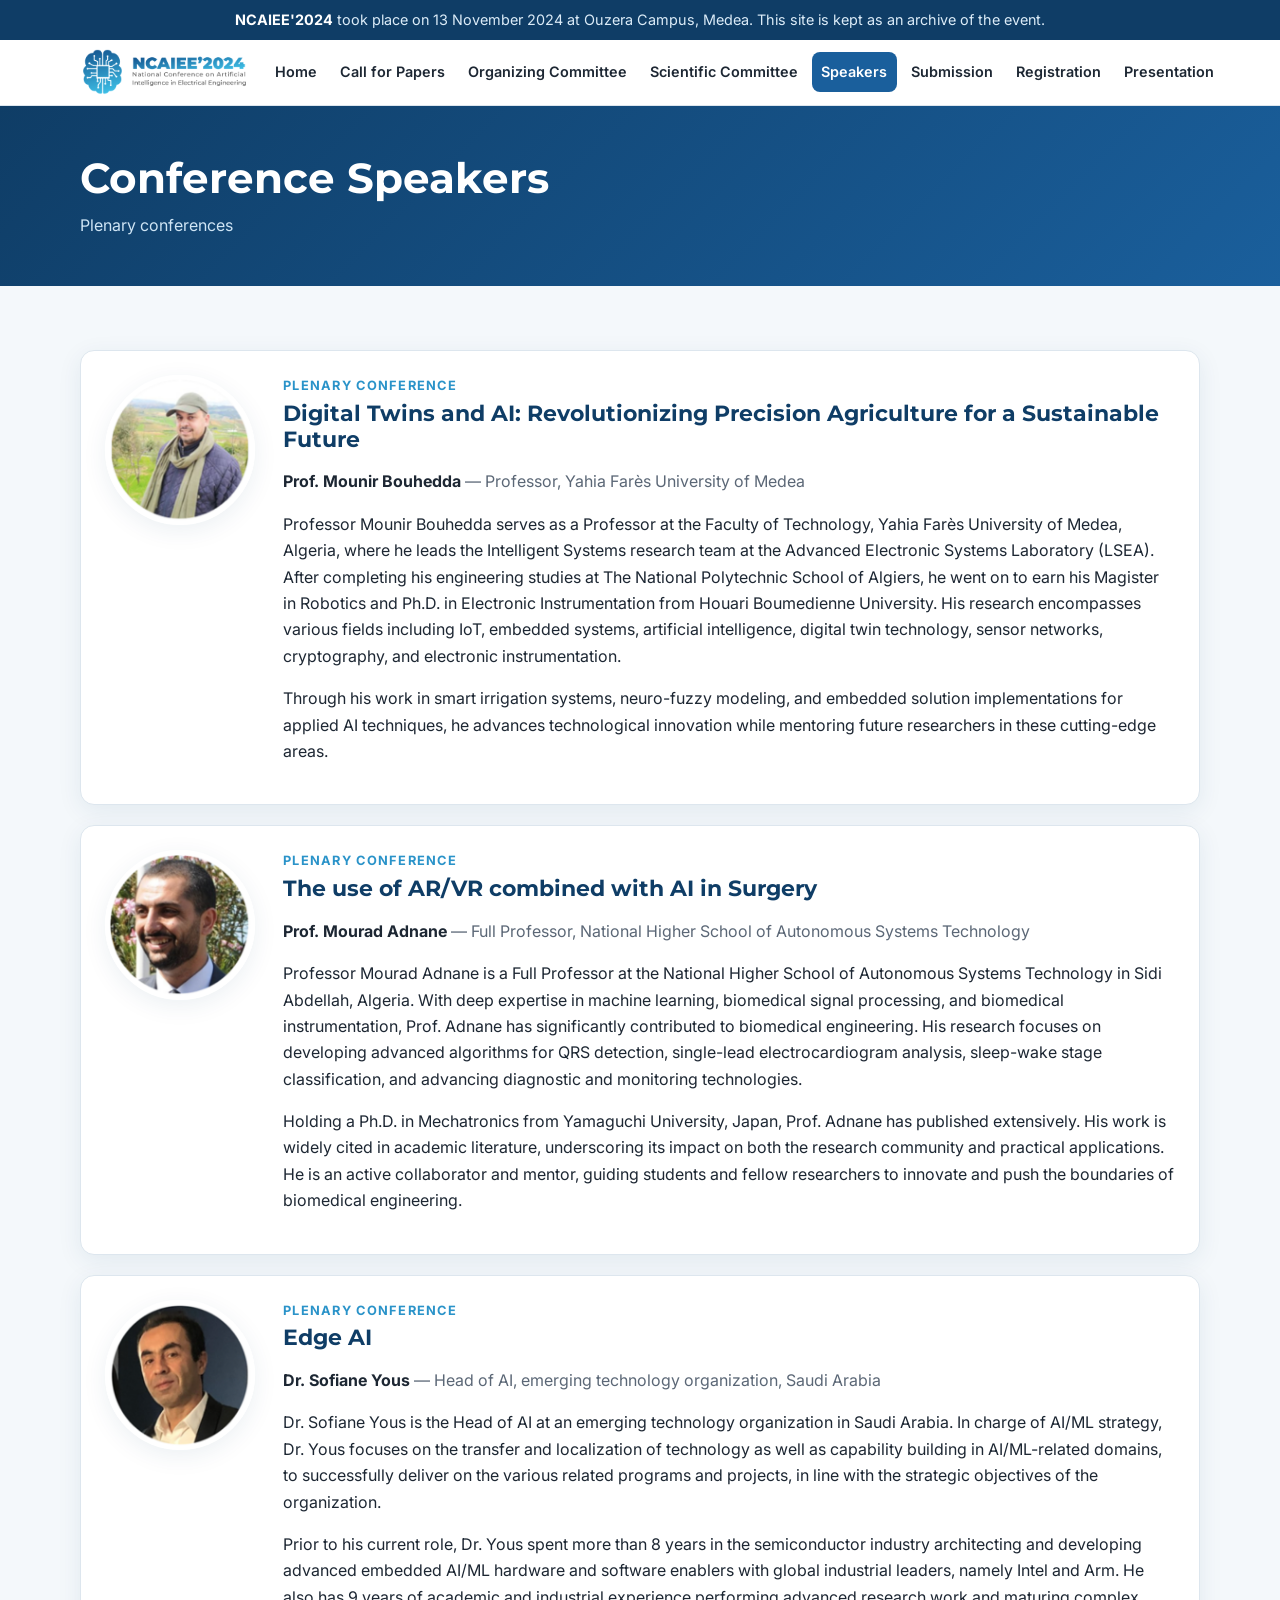
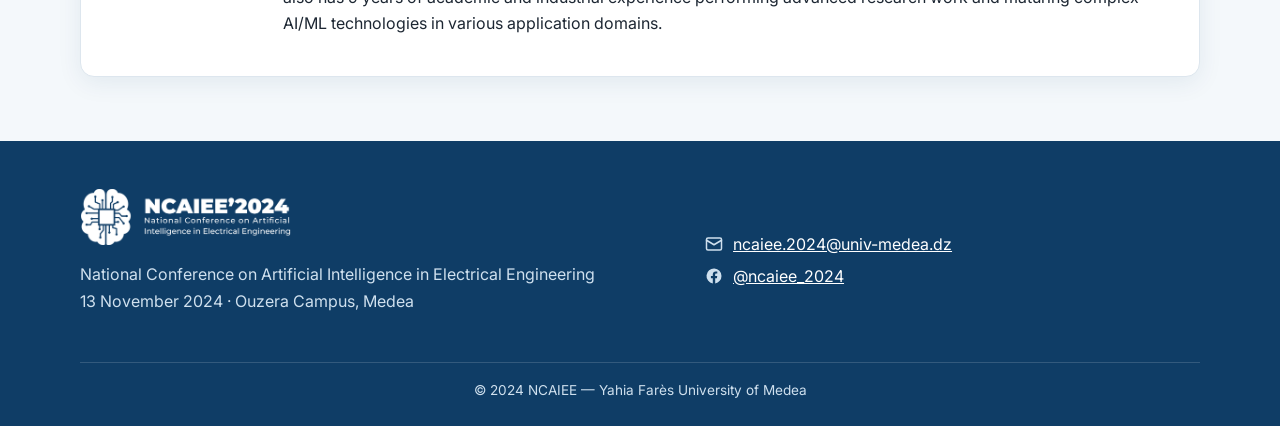
<file: speakers.html>
<!DOCTYPE html>
<html lang="en">
<head>
<meta charset="utf-8">
<meta name="viewport" content="width=device-width, initial-scale=1">
<title>Conference Speakers | NCAIEE'2024</title>
<meta name="description" content="Plenary speakers of NCAIEE'2024.">
<meta property="og:title" content="Conference Speakers | NCAIEE'2024">
<meta property="og:description" content="Plenary speakers of NCAIEE'2024.">
<meta property="og:image" content="images/logo.png">
<link rel="icon" type="image/png" href="images/favicon.png">
<link rel="preconnect" href="https://fonts.googleapis.com">
<link rel="preconnect" href="https://fonts.gstatic.com" crossorigin>
<link href="https://fonts.googleapis.com/css2?family=Inter:wght@400;600;700&family=Montserrat:wght@700;800&display=swap" rel="stylesheet">
<link rel="stylesheet" href="css/style.css">
<script src="js/main.js" defer></script>
</head>
<body>
<a class="skip" href="#main">Skip to content</a>
<!-- Remove this banner if the conference is still upcoming -->
<div class="notice"><strong>NCAIEE'2024</strong> took place on 13 November 2024 at Ouzera Campus, Medea. This site is kept as an archive of the event.</div>
<header class="site-header">
  <div class="container header-inner">
    <a class="brand" href="index.html" aria-label="NCAIEE'2024 home"><img src="images/logo.png" alt="NCAIEE'2024 – National Conference on Artificial Intelligence in Electrical Engineering"></a>
    <button class="nav-toggle" aria-label="Toggle menu" aria-expanded="false" aria-controls="site-nav"><span></span><span></span><span></span></button>
    <nav class="nav" id="site-nav" aria-label="Main"><ul><li><a href="index.html">Home</a></li><li><a href="call-for-papers.html">Call for Papers</a></li><li><a href="organization.html">Organizing Committee</a></li><li><a href="scientific-committee.html">Scientific Committee</a></li><li><a href="speakers.html" aria-current="page">Speakers</a></li><li><a href="submission.html">Submission</a></li><li><a href="registration.html">Registration</a></li><li><a href="presentation.html">Presentation</a></li></ul></nav>
  </div>
</header>
<main id="main">
<section class="page-head"><div class="container"><h1>Conference Speakers</h1><p>Plenary conferences</p></div></section><section class="section"><div class="container grid"><article class="card speaker"><img src="images/speakers/mounir-bouhedda.png" alt="Portrait of Prof. Mounir Bouhedda" loading="lazy"><div><div class="topic-label">Plenary conference</div><h3>Digital Twins and AI: Revolutionizing Precision Agriculture for a Sustainable Future</h3><p class="name">Prof. Mounir Bouhedda <span style="font-weight:400;color:var(--muted)">— Professor, Yahia Farès University of Medea</span></p><p>Professor Mounir Bouhedda serves as a Professor at the Faculty of Technology, Yahia Farès University of Medea, Algeria, where he leads the Intelligent Systems research team at the Advanced Electronic Systems Laboratory (LSEA). After completing his engineering studies at The National Polytechnic School of Algiers, he went on to earn his Magister in Robotics and Ph.D. in Electronic Instrumentation from Houari Boumedienne University. His research encompasses various fields including IoT, embedded systems, artificial intelligence, digital twin technology, sensor networks, cryptography, and electronic instrumentation.</p><p>Through his work in smart irrigation systems, neuro-fuzzy modeling, and embedded solution implementations for applied AI techniques, he advances technological innovation while mentoring future researchers in these cutting-edge areas.</p></div></article><article class="card speaker"><img src="images/speakers/mourad-adnane.png" alt="Portrait of Prof. Mourad Adnane" loading="lazy"><div><div class="topic-label">Plenary conference</div><h3>The use of AR/VR combined with AI in Surgery</h3><p class="name">Prof. Mourad Adnane <span style="font-weight:400;color:var(--muted)">— Full Professor, National Higher School of Autonomous Systems Technology</span></p><p>Professor Mourad Adnane is a Full Professor at the National Higher School of Autonomous Systems Technology in Sidi Abdellah, Algeria. With deep expertise in machine learning, biomedical signal processing, and biomedical instrumentation, Prof. Adnane has significantly contributed to biomedical engineering. His research focuses on developing advanced algorithms for QRS detection, single-lead electrocardiogram analysis, sleep-wake stage classification, and advancing diagnostic and monitoring technologies.</p><p>Holding a Ph.D. in Mechatronics from Yamaguchi University, Japan, Prof. Adnane has published extensively. His work is widely cited in academic literature, underscoring its impact on both the research community and practical applications. He is an active collaborator and mentor, guiding students and fellow researchers to innovate and push the boundaries of biomedical engineering.</p></div></article><article class="card speaker"><img src="images/speakers/sofiane-yous.png" alt="Portrait of Dr. Sofiane Yous" loading="lazy"><div><div class="topic-label">Plenary conference</div><h3>Edge AI</h3><p class="name">Dr. Sofiane Yous <span style="font-weight:400;color:var(--muted)">— Head of AI, emerging technology organization, Saudi Arabia</span></p><p>Dr. Sofiane Yous is the Head of AI at an emerging technology organization in Saudi Arabia. In charge of AI/ML strategy, Dr. Yous focuses on the transfer and localization of technology as well as capability building in AI/ML-related domains, to successfully deliver on the various related programs and projects, in line with the strategic objectives of the organization.</p><p>Prior to his current role, Dr. Yous spent more than 8 years in the semiconductor industry architecting and developing advanced embedded AI/ML hardware and software enablers with global industrial leaders, namely Intel and Arm. He also has 9 years of academic and industrial experience performing advanced research work and maturing complex AI/ML technologies in various application domains.</p></div></article></div></section>
</main>
<footer class="site-footer">
  <div class="container">
    <div class="footer-grid">
      <div><img src="images/logo-white.png" alt="NCAIEE'2024"><p>National Conference on Artificial Intelligence in Electrical Engineering<br>13 November 2024 · Ouzera Campus, Medea</p></div>
      <ul>
        <li><svg viewBox="0 0 24 24" fill="none" stroke="currentColor" stroke-width="2" stroke-linecap="round" stroke-linejoin="round"><rect x="2" y="4" width="20" height="16" rx="2"/><path d="M22 7l-10 6L2 7"/></svg><a href="mailto:ncaiee.2024@univ-medea.dz">ncaiee.2024@univ-medea.dz</a></li>
        <li><svg viewBox="0 0 24 24" fill="currentColor"><path d="M22 12a10 10 0 10-11.6 9.9v-7H7.9V12h2.5V9.8c0-2.5 1.5-3.9 3.8-3.9 1.1 0 2.2.2 2.2.2v2.5h-1.3c-1.2 0-1.6.8-1.6 1.6V12h2.8l-.4 2.9h-2.3v7A10 10 0 0022 12z"/></svg><a href="https://www.facebook.com/profile.php?id=61564356677411" target="_blank" rel="noopener">@ncaiee_2024</a></li>
      </ul>
    </div>
    <div class="copy">&copy; 2024 NCAIEE — Yahia Farès University of Medea</div>
  </div>
</footer>
<a href="#" id="back-to-top" aria-label="Back to top"><svg viewBox="0 0 24 24" fill="none" stroke="currentColor" stroke-width="2.5" stroke-linecap="round" stroke-linejoin="round"><path d="M12 19V5M5 12l7-7 7 7"/></svg></a>
</body>
</html>
</file>
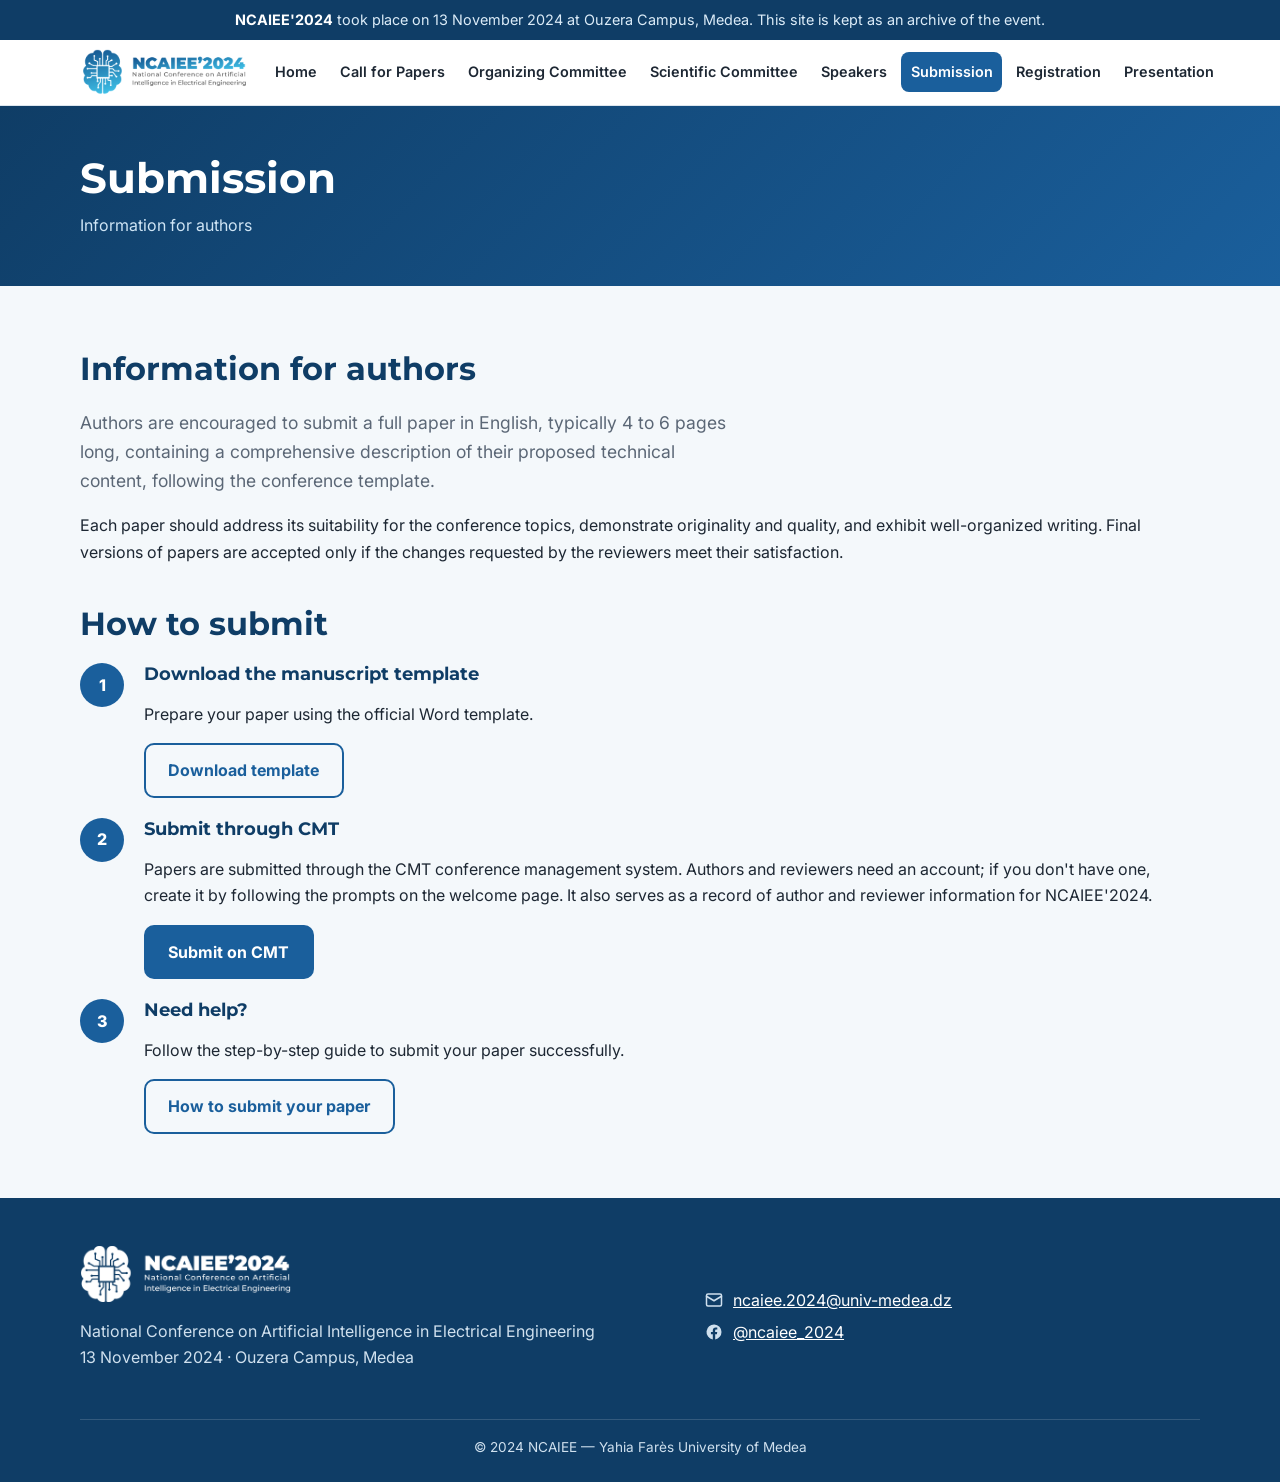
<file: submission.html>
<!DOCTYPE html>
<html lang="en">
<head>
<meta charset="utf-8">
<meta name="viewport" content="width=device-width, initial-scale=1">
<title>Submission | NCAIEE'2024</title>
<meta name="description" content="How to submit your paper to NCAIEE'2024: template and CMT submission.">
<meta property="og:title" content="Submission | NCAIEE'2024">
<meta property="og:description" content="How to submit your paper to NCAIEE'2024: template and CMT submission.">
<meta property="og:image" content="images/logo.png">
<link rel="icon" type="image/png" href="images/favicon.png">
<link rel="preconnect" href="https://fonts.googleapis.com">
<link rel="preconnect" href="https://fonts.gstatic.com" crossorigin>
<link href="https://fonts.googleapis.com/css2?family=Inter:wght@400;600;700&family=Montserrat:wght@700;800&display=swap" rel="stylesheet">
<link rel="stylesheet" href="css/style.css">
<script src="js/main.js" defer></script>
</head>
<body>
<a class="skip" href="#main">Skip to content</a>
<!-- Remove this banner if the conference is still upcoming -->
<div class="notice"><strong>NCAIEE'2024</strong> took place on 13 November 2024 at Ouzera Campus, Medea. This site is kept as an archive of the event.</div>
<header class="site-header">
  <div class="container header-inner">
    <a class="brand" href="index.html" aria-label="NCAIEE'2024 home"><img src="images/logo.png" alt="NCAIEE'2024 – National Conference on Artificial Intelligence in Electrical Engineering"></a>
    <button class="nav-toggle" aria-label="Toggle menu" aria-expanded="false" aria-controls="site-nav"><span></span><span></span><span></span></button>
    <nav class="nav" id="site-nav" aria-label="Main"><ul><li><a href="index.html">Home</a></li><li><a href="call-for-papers.html">Call for Papers</a></li><li><a href="organization.html">Organizing Committee</a></li><li><a href="scientific-committee.html">Scientific Committee</a></li><li><a href="speakers.html">Speakers</a></li><li><a href="submission.html" aria-current="page">Submission</a></li><li><a href="registration.html">Registration</a></li><li><a href="presentation.html">Presentation</a></li></ul></nav>
  </div>
</header>
<main id="main">
<section class="page-head"><div class="container"><h1>Submission</h1><p>Information for authors</p></div></section>
<section class="section"><div class="container">
  <h2>Information for authors</h2>
  <p class="lead">Authors are encouraged to submit a full paper in English, typically 4 to 6 pages long, containing a comprehensive description of their proposed technical content, following the conference template.</p>
  <p>Each paper should address its suitability for the conference topics, demonstrate originality and quality, and exhibit well-organized writing. Final versions of papers are accepted only if the changes requested by the reviewers meet their satisfaction.</p>
  <h2 style="margin-top:2.5rem">How to submit</h2>
  <div class="steps">
    <div class="step"><div><h3>Download the manuscript template</h3><p>Prepare your paper using the official Word template.</p><a class="btn btn-outline" href="downloads/NCAIEE-Word-template.docx" download>Download template</a></div></div>
    <div class="step"><div><h3>Submit through CMT</h3><p>Papers are submitted through the CMT conference management system. Authors and reviewers need an account; if you don't have one, create it by following the prompts on the welcome page. It also serves as a record of author and reviewer information for NCAIEE'2024.</p><a class="btn btn-solid" href="https://cmt3.research.microsoft.com/NCAIEE2024" target="_blank" rel="noopener">Submit on CMT</a></div></div>
    <div class="step"><div><h3>Need help?</h3><p>Follow the step-by-step guide to submit your paper successfully.</p><a class="btn btn-outline" href="https://drive.google.com/file/d/1BvN5lKQBDTPwXIdgtOvt9x5--B7HceJf/view?usp=sharing" target="_blank" rel="noopener">How to submit your paper</a></div></div>
  </div>
</div></section>

</main>
<footer class="site-footer">
  <div class="container">
    <div class="footer-grid">
      <div><img src="images/logo-white.png" alt="NCAIEE'2024"><p>National Conference on Artificial Intelligence in Electrical Engineering<br>13 November 2024 · Ouzera Campus, Medea</p></div>
      <ul>
        <li><svg viewBox="0 0 24 24" fill="none" stroke="currentColor" stroke-width="2" stroke-linecap="round" stroke-linejoin="round"><rect x="2" y="4" width="20" height="16" rx="2"/><path d="M22 7l-10 6L2 7"/></svg><a href="mailto:ncaiee.2024@univ-medea.dz">ncaiee.2024@univ-medea.dz</a></li>
        <li><svg viewBox="0 0 24 24" fill="currentColor"><path d="M22 12a10 10 0 10-11.6 9.9v-7H7.9V12h2.5V9.8c0-2.5 1.5-3.9 3.8-3.9 1.1 0 2.2.2 2.2.2v2.5h-1.3c-1.2 0-1.6.8-1.6 1.6V12h2.8l-.4 2.9h-2.3v7A10 10 0 0022 12z"/></svg><a href="https://www.facebook.com/profile.php?id=61564356677411" target="_blank" rel="noopener">@ncaiee_2024</a></li>
      </ul>
    </div>
    <div class="copy">&copy; 2024 NCAIEE — Yahia Farès University of Medea</div>
  </div>
</footer>
<a href="#" id="back-to-top" aria-label="Back to top"><svg viewBox="0 0 24 24" fill="none" stroke="currentColor" stroke-width="2.5" stroke-linecap="round" stroke-linejoin="round"><path d="M12 19V5M5 12l7-7 7 7"/></svg></a>
</body>
</html>
</file>
<file: css/style.css>
/* NCAIEE site — single stylesheet */
:root{
  --navy:#0f3d66; --blue:#1a5f9c; --sky:#2a93c9; --cyan:#3dbde8;
  --ink:#1d2733; --muted:#5b6776; --bg:#f4f8fb; --card:#fff; --line:#dde6ee;
  --radius:14px; --shadow:0 6px 24px rgba(15,61,102,.08);
  --max:1120px;
}
*,*::before,*::after{box-sizing:border-box}
html{scroll-behavior:smooth}
body{margin:0;font-family:Inter,system-ui,-apple-system,"Segoe UI",Roboto,Arial,sans-serif;color:var(--ink);background:var(--bg);line-height:1.65}
img{max-width:100%;height:auto;display:block}
a{color:var(--blue)}
h1,h2,h3{font-family:Montserrat,Inter,system-ui,sans-serif;line-height:1.2;color:var(--navy);margin:0 0 .6em}
h2{font-size:clamp(1.5rem,3vw,2rem)}
h3{font-size:1.15rem}
.container{width:min(var(--max),100% - 2.5rem);margin-inline:auto}
.section{padding:4rem 0}
.section.alt{background:#fff}
.lead{font-size:1.1rem;color:var(--muted);max-width:60ch}
.skip{position:absolute;left:-999px}
.skip:focus{left:1rem;top:1rem;background:#fff;padding:.5rem 1rem;z-index:100}

/* header */
.site-header{position:sticky;top:0;z-index:50;background:rgba(255,255,255,.96);backdrop-filter:blur(8px);border-bottom:1px solid var(--line)}
.header-inner{display:flex;align-items:center;justify-content:space-between;gap:1rem;padding:.6rem 0}
.brand{flex:none}
.brand img{height:46px;width:auto}
.nav ul{display:flex;gap:.25rem;list-style:none;margin:0;padding:0}
.nav a{display:block;white-space:nowrap;padding:.5rem .6rem;border-radius:8px;text-decoration:none;color:var(--ink);font-size:.9rem;font-weight:600}
.nav a:hover{background:var(--bg);color:var(--blue)}
.nav a[aria-current="page"]{background:var(--blue);color:#fff}
.nav-toggle{display:none;background:none;border:1px solid var(--line);border-radius:8px;padding:.5rem .6rem;cursor:pointer}
.nav-toggle span{display:block;width:22px;height:2px;background:var(--navy);margin:4px 0;transition:.2s}
@media (max-width:1180px){
  .nav-toggle{display:block}
  .nav{position:absolute;left:0;right:0;top:100%;background:#fff;border-bottom:1px solid var(--line);display:none;padding:.5rem 1.25rem 1rem}
  .nav.open{display:block}
  .nav ul{flex-direction:column}
}

/* notice */
.notice{background:var(--navy);color:#dcecf8;font-size:.9rem;text-align:center;padding:.5rem 1rem}
.notice strong{color:#fff}

/* hero */
.hero{background:linear-gradient(135deg,var(--navy) 0%,var(--blue) 55%,var(--sky) 100%);color:#fff;padding:5rem 0 4.5rem;position:relative;overflow:hidden}
.hero::after{content:"";position:absolute;inset:0;background:radial-gradient(circle at 85% 15%,rgba(61,189,232,.35),transparent 45%);pointer-events:none}
.hero .container{position:relative;z-index:1}
.hero .eyebrow{letter-spacing:.14em;text-transform:uppercase;font-weight:700;font-size:.85rem;color:#bfe6f7}
.hero h1{color:#fff;font-size:clamp(2rem,5vw,3.4rem);max-width:18ch;margin:.4em 0}
.hero p{max-width:58ch;font-size:1.1rem;color:#e4f1fa}
.chips{display:flex;flex-wrap:wrap;gap:.75rem;margin:1.5rem 0}
.chip{display:inline-flex;align-items:center;gap:.5rem;background:rgba(255,255,255,.14);border:1px solid rgba(255,255,255,.28);padding:.5rem .9rem;border-radius:999px;font-weight:600;font-size:.95rem}
.chip svg{width:18px;height:18px;flex:none}
.btns{display:flex;flex-wrap:wrap;gap:.75rem;margin-top:1.5rem}
.btn{display:inline-flex;align-items:center;gap:.5rem;padding:.75rem 1.4rem;border-radius:10px;font-weight:700;text-decoration:none;border:2px solid transparent;transition:transform .15s,box-shadow .15s;cursor:pointer;font-size:1rem}
.btn:hover{transform:translateY(-2px);box-shadow:0 8px 20px rgba(0,0,0,.15)}
.btn-primary{background:#fff;color:var(--navy)}
.btn-ghost{border-color:rgba(255,255,255,.7);color:#fff}
.btn-solid{background:var(--blue);color:#fff}
.btn-outline{border-color:var(--blue);color:var(--blue);background:transparent}

/* page header */
.page-head{background:linear-gradient(135deg,var(--navy),var(--blue));color:#fff;padding:3rem 0}
.page-head h1{color:#fff;margin:0;font-size:clamp(1.8rem,4vw,2.6rem)}
.page-head p{margin:.5rem 0 0;color:#cfe5f5}

/* cards & grids */
.grid{display:grid;gap:1.25rem}
.grid.cols-2{grid-template-columns:repeat(auto-fit,minmax(300px,1fr))}
.grid.cols-3{grid-template-columns:repeat(auto-fit,minmax(240px,1fr))}
.card{background:var(--card);border:1px solid var(--line);border-radius:var(--radius);padding:1.5rem;box-shadow:var(--shadow)}
.card h3{margin-bottom:.4em}
.gallery{display:grid;grid-template-columns:repeat(auto-fit,minmax(220px,1fr));gap:1rem;margin-top:2rem}
.gallery img{width:100%;height:200px;object-fit:cover;border-radius:var(--radius);box-shadow:var(--shadow)}
.split{display:grid;grid-template-columns:1fr 1fr;gap:3rem;align-items:center}
@media (max-width:800px){.split{grid-template-columns:1fr}}

/* topics */
.topic{display:flex;gap:.9rem;align-items:center;background:#fff;border:1px solid var(--line);border-radius:12px;padding:.9rem 1rem;font-weight:600}
.topic b{display:grid;place-items:center;flex:none;width:34px;height:34px;border-radius:50%;background:linear-gradient(135deg,var(--blue),var(--cyan));color:#fff;font-size:.9rem}

/* timeline */
.timeline{list-style:none;margin:0;padding:0 0 0 1.5rem;border-left:3px solid var(--line)}
.timeline li{position:relative;padding:0 0 1.6rem 1.25rem}
.timeline li::before{content:"";position:absolute;left:-2.05rem;top:.35rem;width:16px;height:16px;border-radius:50%;background:var(--cyan);border:3px solid #fff;box-shadow:0 0 0 2px var(--sky)}
.timeline .label{font-weight:700;color:var(--navy)}
.timeline .date{color:var(--muted)}
.timeline s{opacity:.6}
.timeline .extended{color:#c0392b;font-weight:700}

/* committees */
.role{margin-bottom:2rem}
.role h2{font-size:1.25rem;border-left:4px solid var(--cyan);padding-left:.75rem}
.people{list-style:none;margin:0;padding:0;display:grid;gap:.5rem;grid-template-columns:repeat(auto-fill,minmax(300px,1fr))}
.people li{background:#fff;border:1px solid var(--line);border-radius:10px;padding:.6rem .9rem}
.people .aff{display:block;color:var(--muted);font-size:.88rem}
.track-name{font-weight:700;color:var(--blue)}

/* speakers */
.speaker{display:grid;grid-template-columns:150px 1fr;gap:1.75rem;align-items:start}
.speaker img{width:150px;height:150px;border-radius:50%;box-shadow:var(--shadow);border:4px solid #fff}
.speaker .topic-label{font-size:.8rem;text-transform:uppercase;letter-spacing:.1em;color:var(--sky);font-weight:700}
.speaker h3{font-size:1.35rem;margin:.2em 0 .3em}
.speaker .name{font-weight:700}
@media (max-width:640px){.speaker{grid-template-columns:1fr;justify-items:center;text-align:center}}

/* steps */
.steps{counter-reset:s;display:grid;gap:1.25rem}
.step{display:grid;grid-template-columns:48px 1fr;gap:1rem;align-items:start}
.step::before{counter-increment:s;content:counter(s);display:grid;place-items:center;width:44px;height:44px;border-radius:50%;background:var(--blue);color:#fff;font-weight:800}

/* rooms */
.rooms{display:grid;grid-template-columns:repeat(auto-fit,minmax(240px,1fr));gap:.9rem}
.room{display:flex;flex-direction:column;background:#fff;border:1px solid var(--line);border-radius:12px;padding:.9rem 1rem;text-decoration:none;color:var(--ink)}
.room:hover{border-color:var(--sky);box-shadow:var(--shadow)}
.room strong{color:var(--navy)}
.room span{font-size:.85rem;color:var(--muted);word-break:break-all}
.kv{list-style:none;margin:0;padding:0}
.kv li{padding:.4rem 0;border-bottom:1px dashed var(--line)}
.kv li:last-child{border:0}
.note{background:#fff8e6;border:1px solid #f1d58a;border-radius:var(--radius);padding:1.25rem 1.5rem}

/* footer */
.site-footer{background:var(--navy);color:#cfe0ee;margin-top:0;padding:3rem 0 1.5rem}
.footer-grid{display:grid;grid-template-columns:1.2fr 1fr;gap:2rem;align-items:center}
@media (max-width:700px){.footer-grid{grid-template-columns:1fr}}
.site-footer img{height:56px;width:auto}
.site-footer a{color:#fff}
.site-footer ul{list-style:none;margin:0;padding:0}
.site-footer li{margin:.35rem 0;display:flex;gap:.6rem;align-items:center}
.site-footer svg{width:18px;height:18px;flex:none}
.copy{border-top:1px solid rgba(255,255,255,.15);margin-top:2rem;padding-top:1rem;font-size:.85rem;text-align:center}

/* back to top */
#back-to-top{position:fixed;right:1.25rem;bottom:1.25rem;width:44px;height:44px;border-radius:50%;background:var(--blue);color:#fff;display:grid;place-items:center;opacity:0;pointer-events:none;transition:opacity .25s;box-shadow:var(--shadow);text-decoration:none}
#back-to-top.show{opacity:1;pointer-events:auto}
#back-to-top svg{width:20px;height:20px}
:focus-visible{outline:3px solid var(--cyan);outline-offset:2px}
@media (prefers-reduced-motion:reduce){*{scroll-behavior:auto!important;transition:none!important}}
</file>
